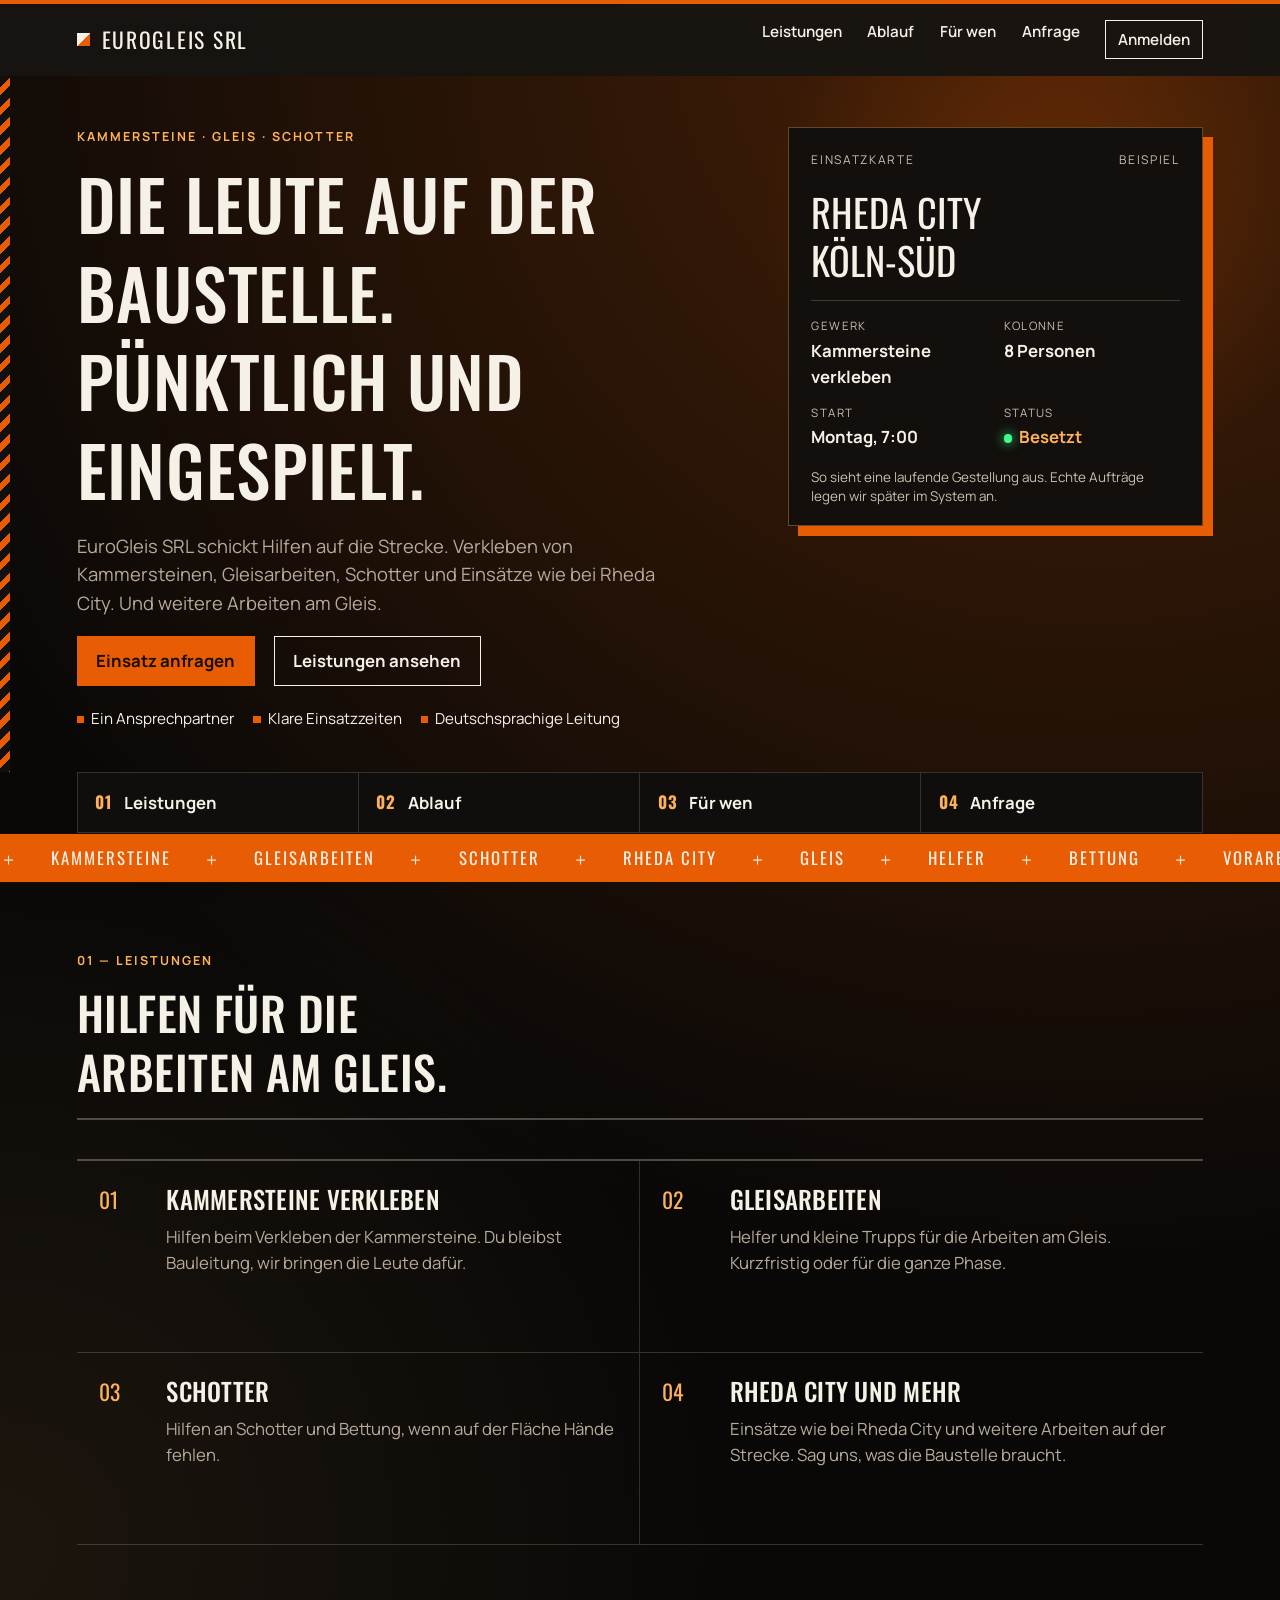
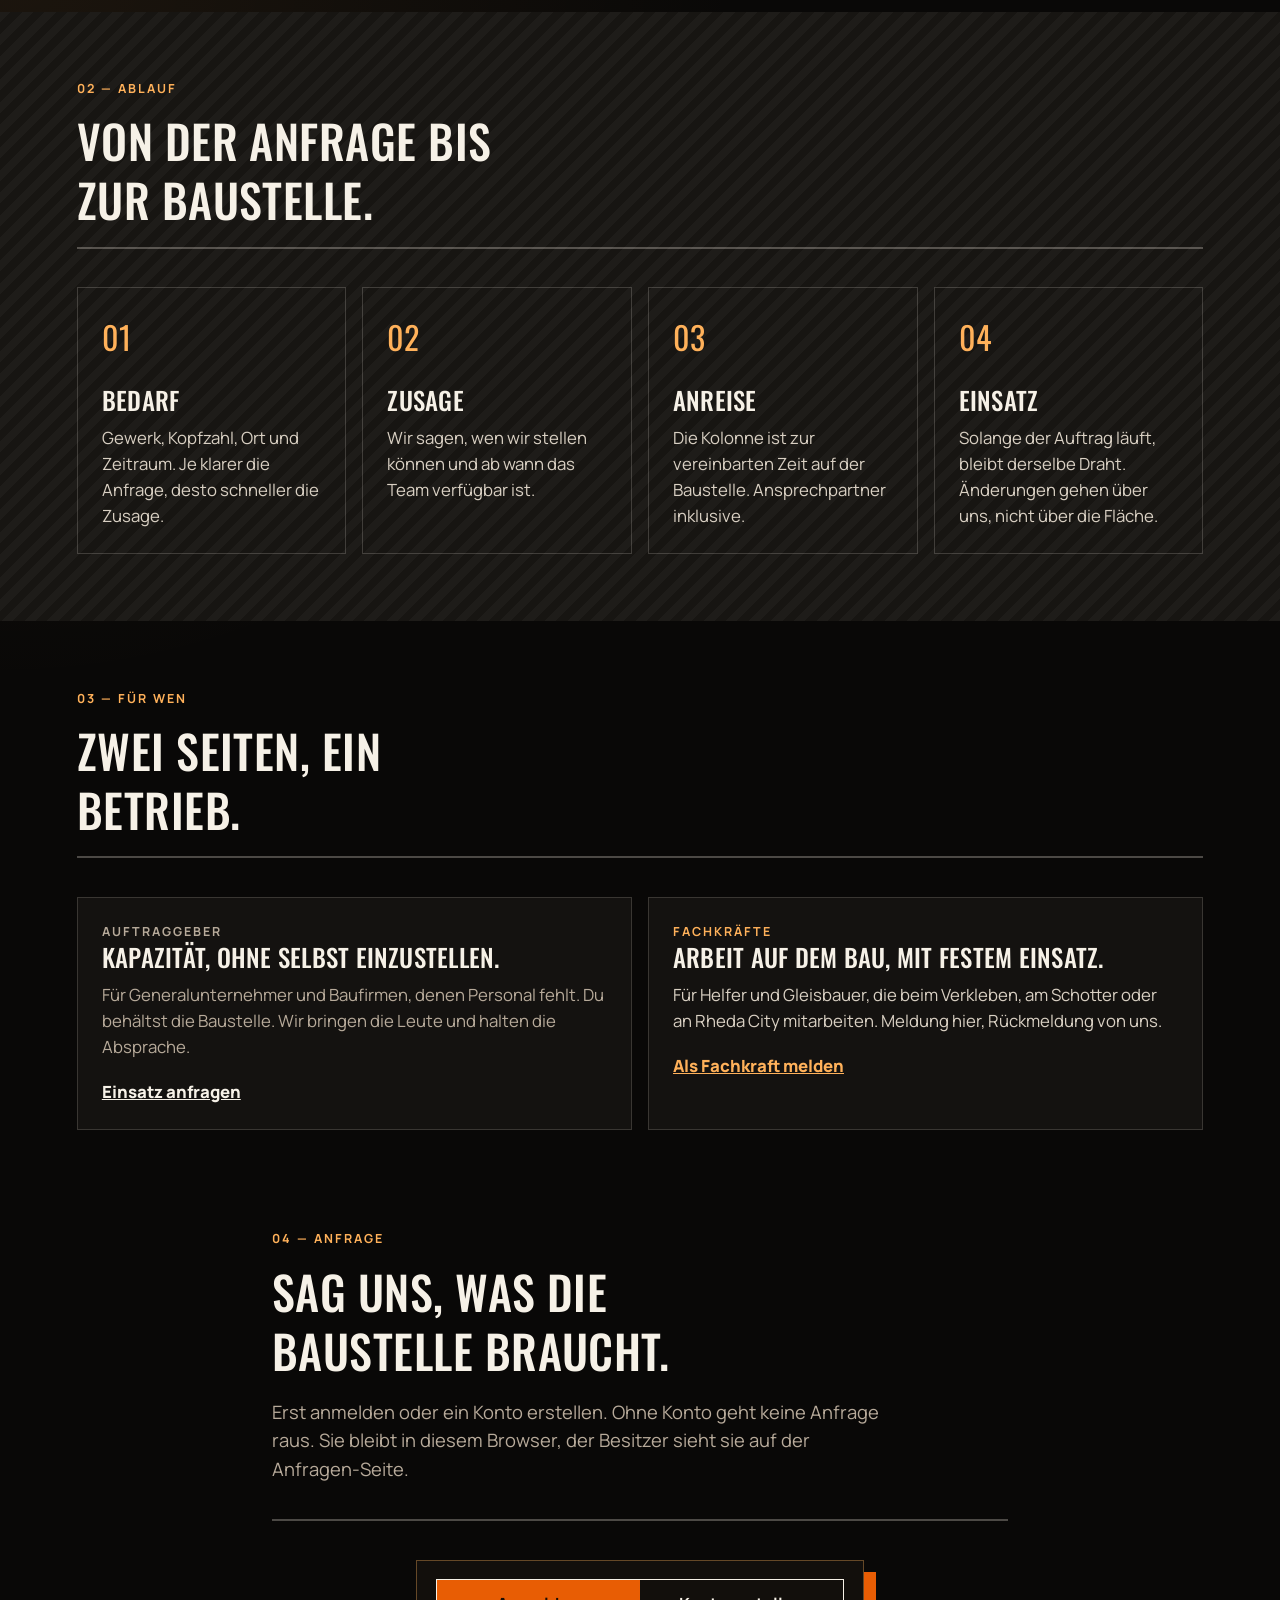
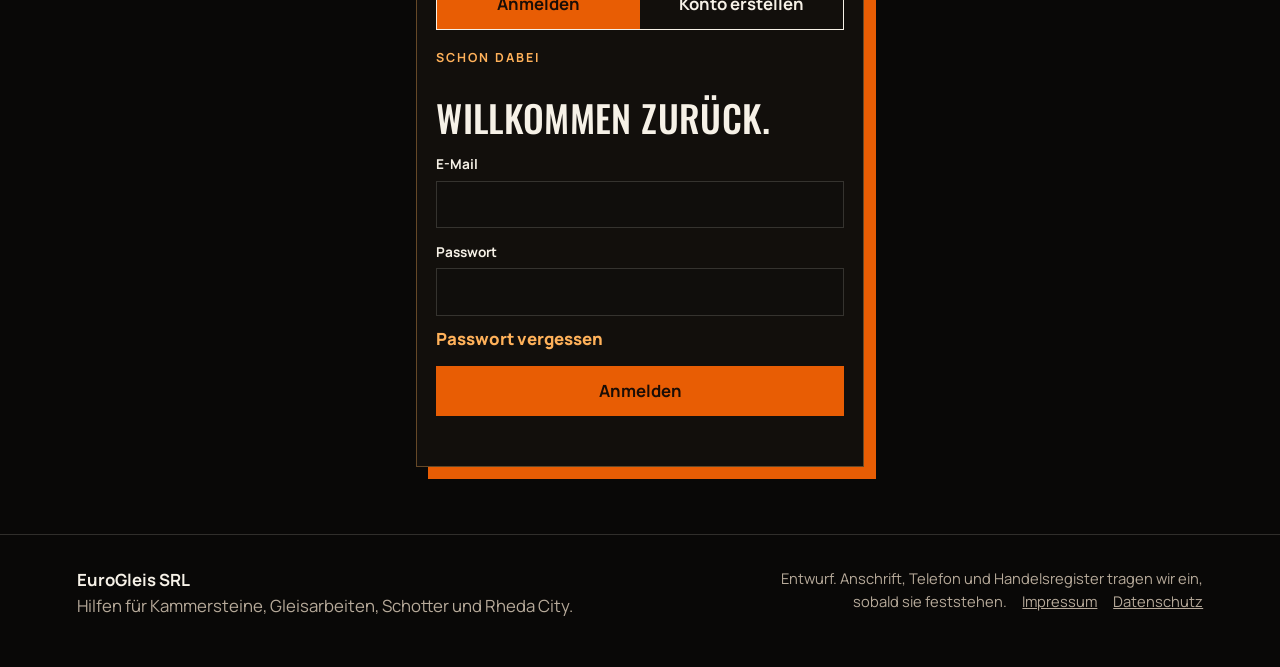
<file: index.html>
<!DOCTYPE html>
<html lang="de">
  <head>
    <meta charset="utf-8" />
    <meta name="viewport" content="width=device-width, initial-scale=1" />
    <title>EuroGleis SRL — Hilfen für Gleis und Rheda City</title>
    <meta
      name="description"
      content="EuroGleis SRL schickt Hilfen zum Verkleben von Kammersteinen, zu Gleisarbeiten, Schotter und Einsätzen wie bei Rheda City."
    />
    <link rel="icon" href="favicon.svg" type="image/svg+xml" />
    <link rel="preconnect" href="https://fonts.googleapis.com" />
    <link rel="preconnect" href="https://fonts.gstatic.com" crossorigin />
    <link
      href="https://fonts.googleapis.com/css2?family=Manrope:wght@400;500;600;700&family=Oswald:wght@500;600&display=swap"
      rel="stylesheet"
    />
    <link rel="stylesheet" href="css/styles.css" />
  </head>
  <body>
    <a class="skip" href="#inhalt">Zum Inhalt</a>

    <header class="site-header" data-header>
      <a class="wordmark" href="#oben">
        <span class="mark" aria-hidden="true"></span>
        EuroGleis SRL
      </a>
      <button class="nav-toggle" type="button" aria-expanded="false" aria-controls="nav" data-nav-toggle>
        Menü
      </button>
      <nav id="nav" class="nav" data-nav>
        <a href="#leistungen">Leistungen</a>
        <a href="#ablauf">Ablauf</a>
        <a href="#fuer-wen">Für wen</a>
        <a href="#anfrage">Anfrage</a>
        <a href="anfragen.html" data-intern hidden>Anfragen</a>
        <a href="kalkulation.html" data-intern hidden>Kalkulation</a>
        <a href="konten.html" data-dev hidden>Konten</a>
        <a class="nav-account" href="konto.html" data-account>Anmelden</a>
      </nav>
    </header>

    <main id="inhalt">
      <section class="hero" id="oben">
        <div class="hero-copy">
          <p class="kicker">Kammersteine · Gleis · Schotter</p>
          <h1>Die Leute auf der Baustelle. Pünktlich und eingespielt.</h1>
          <p class="lead">
            EuroGleis SRL schickt Hilfen auf die Strecke. Verkleben von Kammersteinen,
            Gleisarbeiten, Schotter und Einsätze wie bei Rheda City. Und weitere Arbeiten am Gleis.
          </p>
          <div class="hero-actions">
            <a class="btn btn-solid" href="#anfrage">Einsatz anfragen</a>
            <a class="btn btn-line" href="#leistungen">Leistungen ansehen</a>
          </div>
          <ul class="trust">
            <li>Ein Ansprechpartner</li>
            <li>Klare Einsatzzeiten</li>
            <li>Deutschsprachige Leitung</li>
          </ul>
        </div>

        <aside class="ticket" aria-label="Beispiel eines Einsatzes">
          <div class="ticket-top">
            <span>Einsatzkarte</span>
            <span>Beispiel</span>
          </div>
          <p class="ticket-site">Rheda City<br />Köln-Süd</p>
          <dl>
            <div>
              <dt>Gewerk</dt>
              <dd>Kammersteine verkleben</dd>
            </div>
            <div>
              <dt>Kolonne</dt>
              <dd>8 Personen</dd>
            </div>
            <div>
              <dt>Start</dt>
              <dd>Montag, 7:00</dd>
            </div>
            <div>
              <dt>Status</dt>
              <dd><em class="live">Besetzt</em></dd>
            </div>
          </dl>
          <p class="ticket-note">So sieht eine laufende Gestellung aus. Echte Aufträge legen wir später im System an.</p>
        </aside>
      </section>

      <nav class="overview" aria-label="Überblick">
        <a href="#leistungen"><span>01</span>Leistungen</a>
        <a href="#ablauf"><span>02</span>Ablauf</a>
        <a href="#fuer-wen"><span>03</span>Für wen</a>
        <a href="#anfrage"><span>04</span>Anfrage</a>
      </nav>

      <div class="marquee" aria-hidden="true">
        <div class="marquee-track">
          <span>Kammersteine</span><span>Gleisarbeiten</span><span>Schotter</span><span>Rheda City</span>
          <span>Gleis</span><span>Helfer</span><span>Bettung</span><span>Vorarbeiter</span>
          <span>Kammersteine</span><span>Gleisarbeiten</span><span>Schotter</span><span>Rheda City</span>
          <span>Gleis</span><span>Helfer</span><span>Bettung</span><span>Vorarbeiter</span>
        </div>
      </div>

      <section class="section" id="leistungen">
        <div class="section-head">
          <p class="kicker">01 — Leistungen</p>
          <h2>Hilfen für die Arbeiten am Gleis.</h2>
        </div>
        <div class="service-grid">
          <article>
            <span class="idx">01</span>
            <div>
              <h3>Kammersteine verkleben</h3>
              <p>Hilfen beim Verkleben der Kammersteine. Du bleibst Bauleitung, wir bringen die Leute dafür.</p>
            </div>
          </article>
          <article>
            <span class="idx">02</span>
            <div>
              <h3>Gleisarbeiten</h3>
              <p>Helfer und kleine Trupps für die Arbeiten am Gleis. Kurzfristig oder für die ganze Phase.</p>
            </div>
          </article>
          <article>
            <span class="idx">03</span>
            <div>
              <h3>Schotter</h3>
              <p>Hilfen an Schotter und Bettung, wenn auf der Fläche Hände fehlen.</p>
            </div>
          </article>
          <article>
            <span class="idx">04</span>
            <div>
              <h3>Rheda City und mehr</h3>
              <p>Einsätze wie bei Rheda City und weitere Arbeiten auf der Strecke. Sag uns, was die Baustelle braucht.</p>
            </div>
          </article>
        </div>
      </section>

      <section class="section section-dark" id="ablauf">
        <div class="section-head">
          <p class="kicker">02 — Ablauf</p>
          <h2>Von der Anfrage bis zur Baustelle.</h2>
        </div>
        <ol class="steps">
          <li>
            <span>01</span>
            <h3>Bedarf</h3>
            <p>Gewerk, Kopfzahl, Ort und Zeitraum. Je klarer die Anfrage, desto schneller die Zusage.</p>
          </li>
          <li>
            <span>02</span>
            <h3>Zusage</h3>
            <p>Wir sagen, wen wir stellen können und ab wann das Team verfügbar ist.</p>
          </li>
          <li>
            <span>03</span>
            <h3>Anreise</h3>
            <p>Die Kolonne ist zur vereinbarten Zeit auf der Baustelle. Ansprechpartner inklusive.</p>
          </li>
          <li>
            <span>04</span>
            <h3>Einsatz</h3>
            <p>Solange der Auftrag läuft, bleibt derselbe Draht. Änderungen gehen über uns, nicht über die Fläche.</p>
          </li>
        </ol>
      </section>

      <section class="section" id="fuer-wen">
        <div class="section-head">
          <p class="kicker">03 — Für wen</p>
          <h2>Zwei Seiten, ein Betrieb.</h2>
        </div>
        <div class="split">
          <article>
            <p class="kicker">Auftraggeber</p>
            <h3>Kapazität, ohne selbst einzustellen.</h3>
            <p>
              Für Generalunternehmer und Baufirmen, denen Personal fehlt. Du behältst die Baustelle.
              Wir bringen die Leute und halten die Absprache.
            </p>
            <a class="text-link" href="#anfrage" data-audience="auftrag">Einsatz anfragen</a>
          </article>
          <article class="split-alt">
            <p class="kicker">Fachkräfte</p>
            <h3>Arbeit auf dem Bau, mit festem Einsatz.</h3>
            <p>
              Für Helfer und Gleisbauer, die beim Verkleben, am Schotter oder an Rheda City mitarbeiten.
              Meldung hier, Rückmeldung von uns.
            </p>
            <a class="text-link" href="#anfrage" data-audience="fachkraft">Als Fachkraft melden</a>
          </article>
        </div>
      </section>

      <section class="section section-form" id="anfrage">
        <div class="section-head">
          <p class="kicker">04 — Anfrage</p>
          <h2>Sag uns, was die Baustelle braucht.</h2>
          <p class="section-lead">
            Erst anmelden oder ein Konto erstellen. Ohne Konto geht keine Anfrage raus.
            Sie bleibt in diesem Browser, der Besitzer sieht sie auf der Anfragen-Seite.
          </p>
        </div>

        <div class="anfrage-gate" data-anfrage-gate>
          <div class="auth-panel">
            <div class="switch" role="tablist" aria-label="Konto">
              <button type="button" class="is-active" role="tab" aria-selected="true" data-auth-tab="login">Anmelden</button>
              <button type="button" role="tab" aria-selected="false" data-auth-tab="register">Konto erstellen</button>
            </div>
            <form class="auth-card" data-auth-pane="login" data-anfrage-login novalidate>
              <p class="kicker">Schon dabei</p>
              <h2>Willkommen zurück.</h2>
              <label>
                E-Mail
                <input name="email" type="email" autocomplete="username" required />
              </label>
              <label>
                Passwort
                <input name="password" type="password" autocomplete="current-password" required />
              </label>
              <label data-code-feld hidden>
                Code aus der App
                <input name="code" inputmode="text" autocomplete="one-time-code" disabled />
              </label>
              <button class="auth-forget" type="button" data-auth-tab="reset">Passwort vergessen</button>
              <div class="form-row">
                <button class="btn btn-solid" type="submit">Anmelden</button>
                <p class="form-status" data-status role="status"></p>
              </div>
            </form>

            <form class="auth-card" data-auth-pane="reset" data-reset hidden novalidate>
              <p class="kicker">Neues Passwort</p>
              <h2>Passwort vergessen.</h2>
              <p class="hint">
                Nur auf diesem Computer, mit dem Code aus der Authenticator-App oder einem Notfallcode.
                Es geht keine E-Mail raus.
              </p>
              <label>
                E-Mail
                <input name="email" type="email" autocomplete="username" required />
              </label>
              <label>
                Code aus der App
                <input name="code" inputmode="text" autocomplete="one-time-code" required />
              </label>
              <label>
                Neues Passwort
                <input name="password" type="password" autocomplete="new-password" minlength="8" required />
              </label>
              <label>
                Passwort wiederholen
                <input name="password2" type="password" autocomplete="new-password" minlength="8" required />
              </label>
              <div class="form-row">
                <button class="btn btn-solid" type="submit">Passwort speichern</button>
                <button class="btn btn-line" type="button" data-auth-tab="login">Zurück</button>
              </div>
              <p class="form-status" data-status role="status"></p>
            </form>

            <form class="auth-card" data-auth-pane="register" data-anfrage-register hidden novalidate>
              <p class="kicker">Neu hier</p>
              <h2>Konto erstellen.</h2>
              <label>
                Name
                <input name="name" autocomplete="name" required />
              </label>
              <label>
                E-Mail
                <input name="email" type="email" autocomplete="email" required />
              </label>
              <fieldset class="role-set">
                <legend>Ich bin</legend>
                <label class="choice">
                  <input type="radio" name="rolle" value="auftrag" data-anfrage-rolle checked />
                  Auftraggeber
                </label>
                <label class="choice">
                  <input type="radio" name="rolle" value="fachkraft" data-anfrage-rolle />
                  Fachkraft
                </label>
              </fieldset>
              <label data-anfrage-firma>
                Firma
                <input name="firma" autocomplete="organization" />
              </label>
              <label>
                Passwort
                <input name="password" type="password" autocomplete="new-password" minlength="8" required />
              </label>
              <label>
                Passwort wiederholen
                <input name="password2" type="password" autocomplete="new-password" minlength="8" required />
              </label>
              <div class="form-row">
                <button class="btn btn-solid" type="submit">Konto erstellen</button>
                <p class="form-status" data-status role="status"></p>
              </div>
            </form>
            <div data-app hidden></div>
          </div>
        </div>

        <form class="form" data-form hidden novalidate>
          <div class="switch" role="tablist" aria-label="Art der Anfrage">
            <button type="button" class="is-active" role="tab" aria-selected="true" data-tab="auftrag">Auftraggeber</button>
            <button type="button" role="tab" aria-selected="false" data-tab="fachkraft">Fachkraft</button>
          </div>
          <input type="hidden" name="art" value="auftrag" data-art />
          <p class="anfrage-wer" data-anfrage-wer></p>

          <fieldset class="block">
            <legend>01 Kontakt</legend>
            <div class="fields">
              <label>
                Name
                <input name="name" autocomplete="name" required />
              </label>
              <label>
                Telefon
                <input name="telefon" type="tel" autocomplete="tel" required />
              </label>
              <label>
                E-Mail
                <input name="email" type="email" autocomplete="email" required />
              </label>
            </div>
          </fieldset>

          <fieldset class="block" data-only="auftrag">
            <legend>02 Firma</legend>
            <div class="fields">
              <label>
                Firma
                <input name="firma" autocomplete="organization" required />
              </label>
              <label class="span-2">
                Standort der Firma
                <input name="firmaStandort" autocomplete="address-level2" placeholder="Stadt oder Adresse des Betriebs" required />
              </label>
            </div>
          </fieldset>

          <fieldset class="block" data-only="auftrag">
            <legend>03 Baustelle</legend>
            <div class="fields">
              <label>
                Baustelle
                <input name="baustelle" placeholder="Name der Baustelle" required />
              </label>
              <label class="span-2">
                Standort der Baustelle
                <input name="baustelleStandort" placeholder="Adresse, PLZ, Ort" required />
              </label>
            </div>
          </fieldset>

          <fieldset class="block">
            <legend data-einsatz>04 Einsatz</legend>
            <div class="fields">
              <label>
                Gewerk
                <select name="gewerk" required>
                  <option value="">Bitte wählen</option>
                  <option>Kammersteine verkleben</option>
                  <option>Gleisarbeiten</option>
                  <option>Schotter</option>
                  <option>Rheda City</option>
                  <option>Weitere Arbeiten am Gleis</option>
                </select>
              </label>
              <label data-only="auftrag">
                Helfer
                <input name="personen" type="number" min="1" max="200" inputmode="numeric" placeholder="z. B. 8" required />
              </label>
              <label data-only="auftrag">
                Vorarbeiter
                <input name="vorarbeiter" type="number" min="0" max="40" inputmode="numeric" placeholder="z. B. 1" />
              </label>
              <label data-only="auftrag">
                Stunden pro Tag
                <input name="stunden" type="number" min="1" max="24" step="0.5" inputmode="decimal" placeholder="8" />
              </label>
              <label data-only="auftrag">
                Funktion
                <input name="funktion" placeholder="z. B. Verkleben, Stopfen" />
              </label>
              <label data-only="auftrag">
                Start
                <input name="start" type="date" required />
              </label>
              <label data-only="auftrag">
                Ende
                <input name="ende" type="date" />
              </label>
              <label data-only="auftrag">
                Schicht
                <select name="schicht">
                  <option value="">Bitte wählen</option>
                  <option>Früh</option>
                  <option>Tag</option>
                  <option>Spät</option>
                  <option>Nacht</option>
                  <option>Wochenende</option>
                  <option>Nach Absprache</option>
                </select>
              </label>
              <label data-only="auftrag">
                Unterkunft
                <select name="unterkunft">
                  <option value="">Bitte wählen</option>
                  <option value="nein">Nein</option>
                  <option value="ja">Ja, Übernachtung nötig</option>
                </select>
              </label>
              <label data-only="fachkraft" hidden>
                Wohnort
                <input name="wohnort" placeholder="Stadt" required disabled />
              </label>
              <label data-only="fachkraft" hidden>
                Erfahrung in Jahren
                <input name="erfahrung" type="number" min="0" max="50" inputmode="numeric" disabled />
              </label>
              <label data-only="fachkraft" hidden>
                Verfügbar ab
                <input name="verfuegbar" type="date" required disabled />
              </label>
              <label data-only="fachkraft" hidden>
                Führerschein
                <select name="fuehrerschein" disabled>
                  <option value="">Bitte wählen</option>
                  <option>Keiner</option>
                  <option>Klasse B</option>
                  <option>Klasse C / CE</option>
                </select>
              </label>
              <label data-only="fachkraft" hidden>
                Deutsch
                <select name="deutsch" disabled>
                  <option value="">Bitte wählen</option>
                  <option>Grundkenntnisse</option>
                  <option>Gut</option>
                  <option>Verhandlungssicher</option>
                </select>
              </label>
            </div>
          </fieldset>

          <fieldset class="block">
            <legend data-anmerkung>05 Anmerkung</legend>
            <label>
              Was noch wichtig ist
              <textarea name="nachricht" rows="4" placeholder="Zugang, Werkzeug, Unterkunft, besondere Absprachen."></textarea>
            </label>
          </fieldset>

          <div class="form-row">
            <button class="btn btn-solid" type="submit">Anfrage merken</button>
            <p class="form-status" data-status role="status"></p>
          </div>
        </form>
      </section>
    </main>

    <footer class="site-footer">
      <div>
        <strong>EuroGleis SRL</strong>
        <p>Hilfen für Kammersteine, Gleisarbeiten, Schotter und Rheda City.</p>
      </div>
      <p class="fine">
        Entwurf. Anschrift, Telefon und Handelsregister tragen wir ein, sobald sie feststehen.
        <a href="anfragen.html" data-intern hidden>Anfragen</a>
        <a href="kalkulation.html" data-intern hidden>Kalkulation</a>
        <a href="konten.html" data-dev hidden>Konten</a>
        <a href="impressum.html">Impressum</a>
        <a href="datenschutz.html">Datenschutz</a>
      </p>
    </footer>

    <script src="js/sicherheit.js"></script>
    <script src="js/qrcode-generator.js"></script>
    <script src="js/auth.js"></script>
    <script src="js/einrichten.js"></script>
    <script src="js/main.js"></script>
  </body>
</html>
</file>
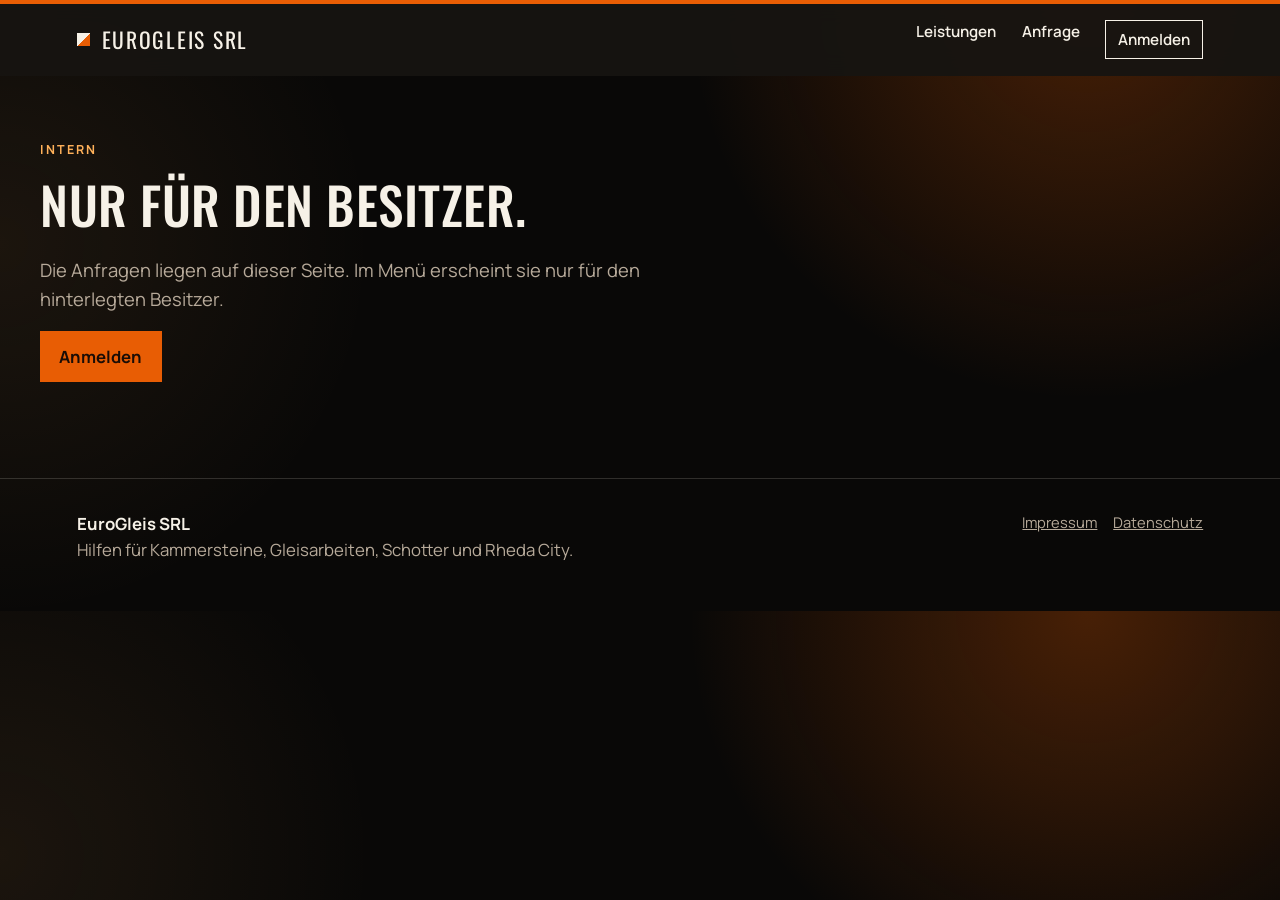
<file: anfragen.html>
<!DOCTYPE html>
<html lang="de">
  <head>
    <meta charset="utf-8" />
    <meta name="viewport" content="width=device-width, initial-scale=1" />
    <title>Anfragen — EuroGleis SRL</title>
    <meta name="description" content="Alle Anfragen aus diesem Browser, nur für den Besitzer." />
    <link rel="icon" href="favicon.svg" type="image/svg+xml" />
    <link rel="preconnect" href="https://fonts.googleapis.com" />
    <link rel="preconnect" href="https://fonts.gstatic.com" crossorigin />
    <link
      href="https://fonts.googleapis.com/css2?family=Manrope:wght@400;500;600;700&family=Oswald:wght@500;600&display=swap"
      rel="stylesheet"
    />
    <link rel="stylesheet" href="css/styles.css" />
  </head>
  <body>
    <a class="skip" href="#inhalt">Zum Inhalt</a>
    <header class="site-header" data-header>
      <a class="wordmark" href="index.html">
        <span class="mark" aria-hidden="true"></span>
        EuroGleis SRL
      </a>
      <button class="nav-toggle" type="button" aria-expanded="false" aria-controls="nav" data-nav-toggle>
        Menü
      </button>
      <nav id="nav" class="nav" data-nav>
        <a href="index.html#leistungen">Leistungen</a>
        <a href="index.html#anfrage">Anfrage</a>
        <a href="anfragen.html" data-intern hidden aria-current="page">Anfragen</a>
        <a href="kalkulation.html" data-intern hidden>Kalkulation</a>
        <a href="konten.html" data-dev hidden>Konten</a>
        <a class="nav-account" href="konto.html" data-account>Anmelden</a>
      </nav>
    </header>

    <main class="page page-calc" id="inhalt">
      <div data-lock>
        <p class="kicker">Intern</p>
        <h1>Nur für den Besitzer.</h1>
        <p class="section-lead">
          Die Anfragen liegen auf dieser Seite. Im Menü erscheint sie nur für den hinterlegten Besitzer.
        </p>
        <a class="btn btn-solid" href="konto.html">Anmelden</a>
      </div>

      <div data-office hidden>
        <p class="kicker">Intern · Besitzer</p>
        <h1>Anfragen.</h1>
        <p class="section-lead">
          Alles, was über das Formular auf der Seite gemerkt wurde. Von hier aus geht eine Anfrage
          direkt in die Kalkulation. Ein angehängtes Angebot zeigt nur die Kundenfassung, in diesem Browser.
        </p>
        <div class="anfrage-list" data-anfragen></div>
      </div>
    </main>

    <footer class="site-footer">
      <div>
        <strong>EuroGleis SRL</strong>
        <p>Hilfen für Kammersteine, Gleisarbeiten, Schotter und Rheda City.</p>
      </div>
      <p class="fine">
        <a href="anfragen.html" data-intern hidden>Anfragen</a>
        <a href="kalkulation.html" data-intern hidden>Kalkulation</a>
        <a href="konten.html" data-dev hidden>Konten</a>
        <a href="impressum.html">Impressum</a>
        <a href="datenschutz.html">Datenschutz</a>
      </p>
    </footer>

    <script src="js/auth.js"></script>
    <script src="js/main.js"></script>
    <script src="js/anfragen.js"></script>
  </body>
</html>
</file>
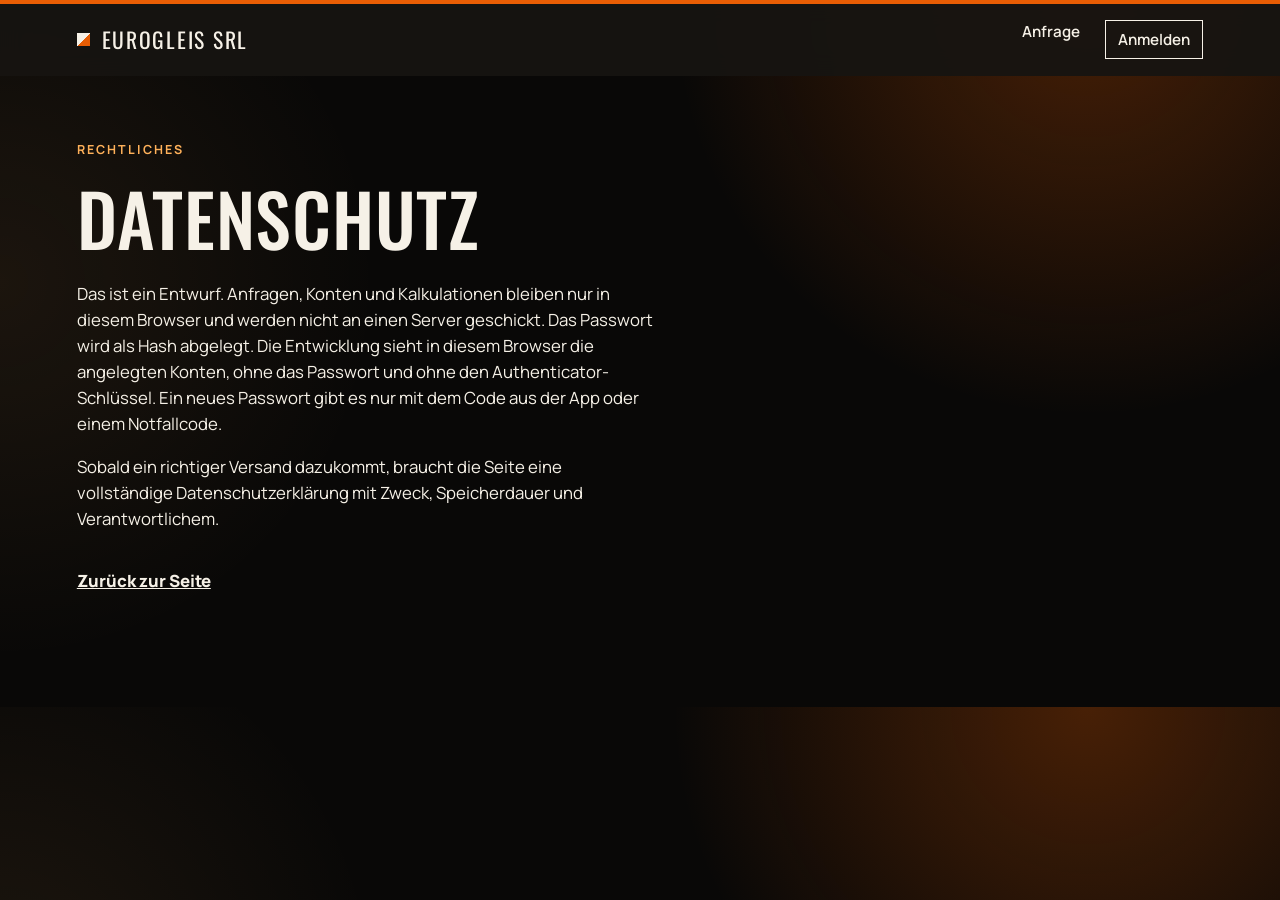
<file: datenschutz.html>
<!DOCTYPE html>
<html lang="de">
  <head>
    <meta charset="utf-8" />
    <meta name="viewport" content="width=device-width, initial-scale=1" />
    <title>Datenschutz — EuroGleis SRL</title>
    <link rel="icon" href="favicon.svg" type="image/svg+xml" />
    <link rel="preconnect" href="https://fonts.googleapis.com" />
    <link rel="preconnect" href="https://fonts.gstatic.com" crossorigin />
    <link
      href="https://fonts.googleapis.com/css2?family=Manrope:wght@400;600;700&family=Oswald:wght@500&display=swap"
      rel="stylesheet"
    />
    <link rel="stylesheet" href="css/styles.css" />
  </head>
  <body>
    <header class="site-header">
      <a class="wordmark" href="index.html">
        <span class="mark" aria-hidden="true"></span>
        EuroGleis SRL
      </a>
      <nav class="nav">
        <a href="index.html#anfrage">Anfrage</a>
        <a href="anfragen.html" data-intern hidden>Anfragen</a>
        <a href="kalkulation.html" data-intern hidden>Kalkulation</a>
        <a href="konten.html" data-dev hidden>Konten</a>
        <a class="nav-account" href="konto.html" data-account>Anmelden</a>
      </nav>
    </header>
    <main class="page">
      <p class="kicker">Rechtliches</p>
      <h1>Datenschutz</h1>
      <p>
        Das ist ein Entwurf. Anfragen, Konten und Kalkulationen bleiben nur in diesem Browser
        und werden nicht an einen Server geschickt. Das Passwort wird als Hash abgelegt.
        Die Entwicklung sieht in diesem Browser die angelegten Konten, ohne das Passwort und ohne den Authenticator-Schlüssel. Ein neues Passwort gibt es nur mit dem Code aus der App oder einem Notfallcode.
      </p>
      <p>
        Sobald ein richtiger Versand dazukommt, braucht die Seite eine vollständige
        Datenschutzerklärung mit Zweck, Speicherdauer und Verantwortlichem.
      </p>
      <p><a class="text-link" href="index.html">Zurück zur Seite</a></p>
    </main>
    <script src="js/auth.js"></script>
  </body>
</html>
</file>
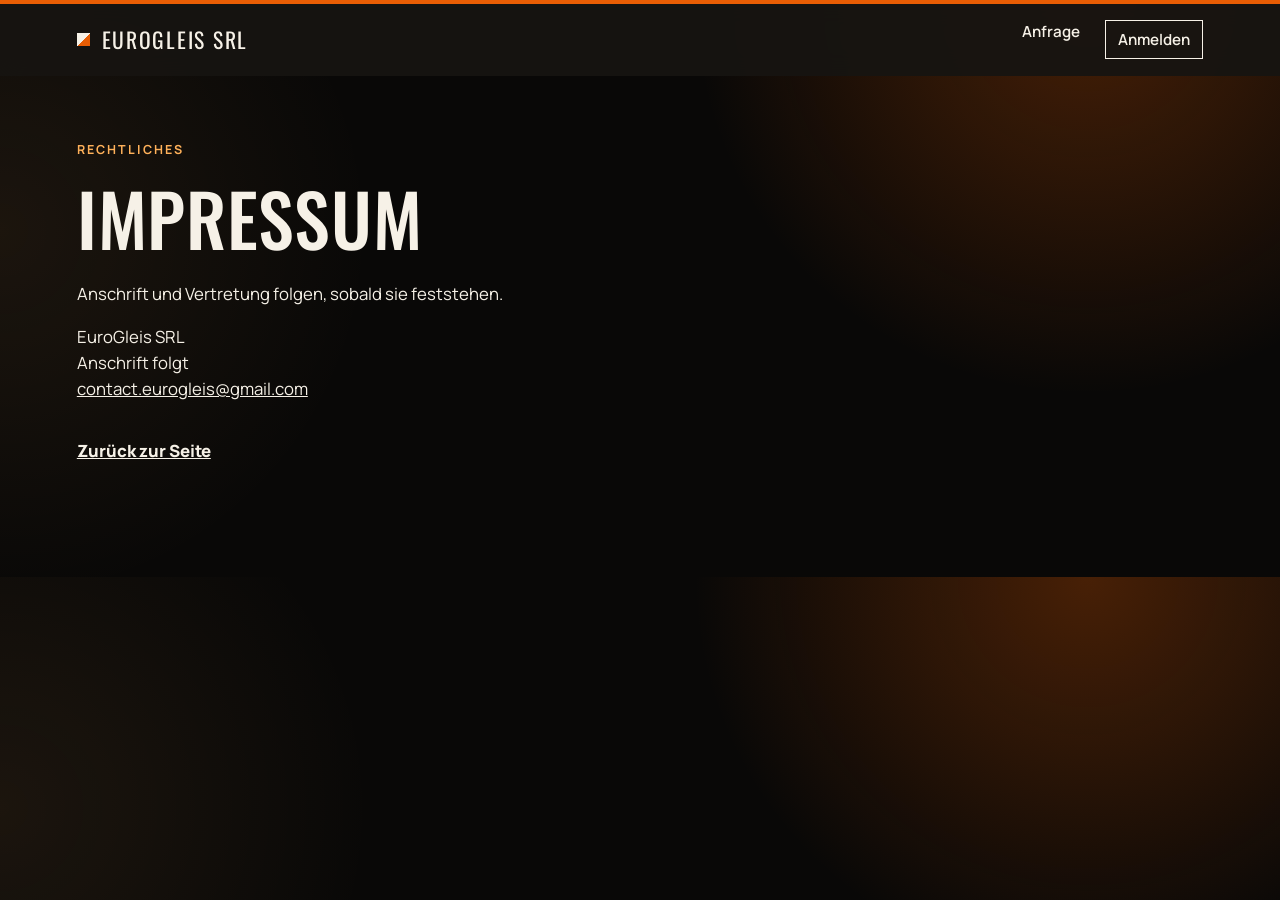
<file: impressum.html>
<!DOCTYPE html>
<html lang="de">
  <head>
    <meta charset="utf-8" />
    <meta name="viewport" content="width=device-width, initial-scale=1" />
    <title>Impressum — EuroGleis SRL</title>
    <link rel="icon" href="favicon.svg" type="image/svg+xml" />
    <link rel="preconnect" href="https://fonts.googleapis.com" />
    <link rel="preconnect" href="https://fonts.gstatic.com" crossorigin />
    <link
      href="https://fonts.googleapis.com/css2?family=Manrope:wght@400;600;700&family=Oswald:wght@500&display=swap"
      rel="stylesheet"
    />
    <link rel="stylesheet" href="css/styles.css" />
  </head>
  <body>
    <header class="site-header">
      <a class="wordmark" href="index.html">
        <span class="mark" aria-hidden="true"></span>
        EuroGleis SRL
      </a>
      <nav class="nav">
        <a href="index.html#anfrage">Anfrage</a>
        <a href="anfragen.html" data-intern hidden>Anfragen</a>
        <a href="kalkulation.html" data-intern hidden>Kalkulation</a>
        <a href="konten.html" data-dev hidden>Konten</a>
        <a class="nav-account" href="konto.html" data-account>Anmelden</a>
      </nav>
    </header>
    <main class="page">
      <p class="kicker">Rechtliches</p>
      <h1>Impressum</h1>
      <p>Anschrift und Vertretung folgen, sobald sie feststehen.</p>
      <p>EuroGleis SRL<br />Anschrift folgt<br /><a href="mailto:contact.eurogleis@gmail.com">contact.eurogleis@gmail.com</a></p>
      <p><a class="text-link" href="index.html">Zurück zur Seite</a></p>
    </main>
    <script src="js/auth.js"></script>
  </body>
</html>
</file>
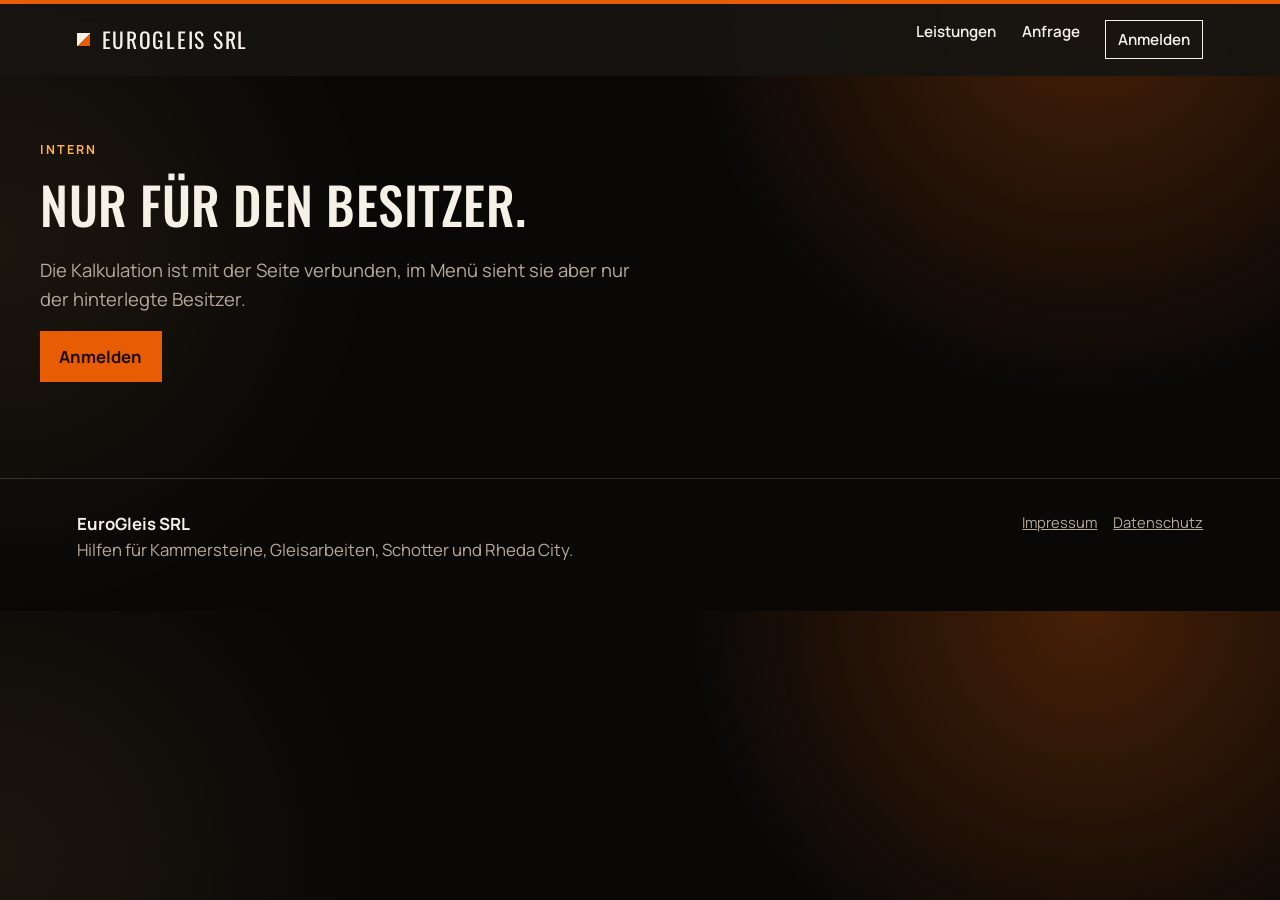
<file: kalkulation.html>
<!DOCTYPE html>
<html lang="de">
  <head>
    <meta charset="utf-8" />
    <meta name="viewport" content="width=device-width, initial-scale=1" />
    <title>Kalkulation — EuroGleis SRL</title>
    <meta
      name="description"
      content="Interne Kalkulation für den Besitzer: was ein Einsatz kostet und was dem Betrieb bleibt."
    />
    <link rel="icon" href="favicon.svg" type="image/svg+xml" />
    <link rel="preconnect" href="https://fonts.googleapis.com" />
    <link rel="preconnect" href="https://fonts.gstatic.com" crossorigin />
    <link
      href="https://fonts.googleapis.com/css2?family=Manrope:wght@400;500;600;700&family=Oswald:wght@500;600&display=swap"
      rel="stylesheet"
    />
    <link rel="stylesheet" href="css/styles.css" />
  </head>
  <body>
    <a class="skip" href="#inhalt">Zum Inhalt</a>
    <header class="site-header" data-header>
      <a class="wordmark" href="index.html">
        <span class="mark" aria-hidden="true"></span>
        EuroGleis SRL
      </a>
      <button class="nav-toggle" type="button" aria-expanded="false" aria-controls="nav" data-nav-toggle>
        Menü
      </button>
      <nav id="nav" class="nav" data-nav>
        <a href="index.html#leistungen">Leistungen</a>
        <a href="index.html#anfrage">Anfrage</a>
        <a href="anfragen.html" data-intern hidden>Anfragen</a>
        <a href="kalkulation.html" data-intern hidden aria-current="page">Kalkulation</a>
        <a href="konten.html" data-dev hidden>Konten</a>
        <a class="nav-account" href="konto.html" data-account>Anmelden</a>
      </nav>
    </header>

    <main class="page page-calc" id="inhalt">
      <div data-lock>
        <p class="kicker">Intern</p>
        <h1>Nur für den Besitzer.</h1>
        <p class="section-lead">
          Die Kalkulation ist mit der Seite verbunden, im Menü sieht sie aber nur der hinterlegte Besitzer.
        </p>
        <a class="btn btn-solid" href="konto.html">Anmelden</a>
      </div>
      <div data-office hidden>
      <p class="kicker">Intern · Besitzer</p>
      <h1>Kalkulation.</h1>
      <p class="section-lead">
        Der Stundenpreis entsteht aus Lohn, Urlaub, Krankheit, Abgaben, Fahrzeug, PSA und Betrieb.
        Der Verkaufspreis ist dieser Preis plus Aufschlag.
      </p>

      <div class="calc-layout">
        <form class="form calc-form" data-calc novalidate>
          <fieldset class="block">
            <legend>Einsatz</legend>
            <div class="fields">
              <label class="span-2">
                Baustelle
                <input name="baustelle" value="Köln-Süd" autocomplete="off" />
              </label>
              <label class="span-2">
                Gewerk
                <select name="gewerk">
                  <option>Kammersteine verkleben</option>
                  <option>Gleisarbeiten</option>
                  <option>Schotter</option>
                  <option>Rheda City</option>
                  <option>Weitere Arbeiten am Gleis</option>
                </select>
              </label>
              <label>
                Helfer
                <input name="helfer" type="number" min="0" max="200" step="1" inputmode="numeric" value="8" />
              </label>
              <label>
                Vorarbeiter
                <input name="vorarbeiter" type="number" min="0" max="40" step="1" inputmode="numeric" value="1" />
              </label>
              <label>
                Gearbeitet h
                <input name="stunden" type="number" min="0" max="24" step="0.5" inputmode="decimal" value="8" />
              </label>
              <label>
                Tage Tag
                <input name="tageTag" type="number" min="0" max="400" step="0.5" inputmode="decimal" value="5" />
              </label>
              <label>
                Tage Nacht
                <input name="tageNacht" type="number" min="0" max="400" step="0.5" inputmode="decimal" value="0" />
              </label>
              <label>
                Tage Wochenende
                <input name="tageWochenende" type="number" min="0" max="400" step="0.5" inputmode="decimal" value="0" />
              </label>
              <label>
                Nächte
                <input name="naechte" type="number" min="0" max="400" step="1" inputmode="numeric" value="0" />
              </label>
              <p class="calc-note span-2">Tag, Nacht und Wochenende können zusammen laufen. Der Zuschlag gilt nur für diese Tage. Unter 9 Stunden werden trotzdem 9 Stunden bezahlt.</p>
            </div>
          </fieldset>

          <fieldset class="block">
            <legend>Lohn und Aufschlag</legend>
            <div class="fields">
              <label>
                Helfer brutto € / h
                <input name="lohnHelfer" type="number" min="0" step="0.01" inputmode="decimal" value="18" />
              </label>
              <label>
                Vorarbeiter brutto € / h
                <input name="lohnVorarbeiter" type="number" min="0" step="0.01" inputmode="decimal" value="24" />
              </label>
              <label>
                Aufschlag %
                <input name="aufschlag" type="number" min="0" max="300" step="1" inputmode="numeric" value="20" />
              </label>
              <label>
                Kilometer, hin und zurück
                <input name="kilometer" type="number" min="0" step="1" inputmode="numeric" value="0" />
              </label>
              <label>
                Fahrten
                <input name="fahrten" type="number" min="0" step="1" inputmode="numeric" value="1" />
              </label>
              <label>
                Unterkunft € / Nacht
                <input name="unterkunft" type="number" min="0" step="0.01" inputmode="decimal" value="0" />
              </label>
            </div>
            <p class="calc-note">20 % Aufschlag heißt: Verkauf = Kosten × 1,20. Das sind nicht 20 % vom Umsatz.</p>
            <label class="choice">
              <input name="mwst" type="checkbox" />
              19 % MwSt. anzeigen
            </label>
          </fieldset>

          <fieldset class="block">
            <legend>Weitere Leute</legend>
            <p class="fest-lead">Wer einen anderen Bruttolohn hat. Stunden und Tage kommen aus dem Einsatz.</p>
            <div data-leute></div>
            <button class="btn btn-line" type="button" data-person-add>Person hinzufügen</button>
          </fieldset>

          <fieldset class="block fest-block">
            <legend>Kommt immer dazu</legend>
            <ul class="fest-liste">
              <li><strong>30 Tage Urlaub, 10 Feiertage, 10 Ausfall</strong> von 261 Werktagen. Der Stundenpreis teilt die Jahreskosten nur durch die übrigen Tage.</li>
              <li><strong>26 % Arbeitgeberkosten</strong> auf dem Bruttolohn: Krankenkasse 8, Pflege 2, Rente 9, Arbeitslose 1, Berufsgenossenschaft 4, Umlagen 2. Lohnsteuer steckt im Bruttolohn.</li>
              <li><strong>Fahrzeug 450 € im Monat</strong> plus <strong>0,20 € je Kilometer</strong>. Leasing und Abschreibung nicht doppelt.</li>
              <li><strong>PSA 400 € im Jahr</strong> je Person. <strong>Betrieb 250 € im Monat</strong> je Person.</li>
              <li><strong>Nacht 25 %, Wochenende 50 %</strong> nur auf die Personalkosten.</li>
            </ul>
          </fieldset>

          <fieldset class="block">
            <legend>Eigene Positionen</legend>
            <div class="extra-liste" data-extras></div>
            <button class="btn btn-line" type="button" data-extra-add>Position hinzufügen</button>
            <input type="hidden" name="sonstigesName" value="" />
            <input type="hidden" name="sonstiges" value="0" />
            <input type="hidden" name="sonstigesKosten" value="0" />
          </fieldset>

          <div class="form-row">
            <button class="btn btn-solid" type="submit">Kalkulation merken</button>
            <button class="btn btn-line" type="button" data-print>Drucken</button>
            <button class="btn btn-line" type="button" data-print-kunde>Angebot drucken</button>
            <button class="btn btn-line" type="button" data-an-anfrage>An die Anfrage</button>
            <p class="form-status" data-status role="status"></p>
          </div>
          <p class="calc-note">Das Angebot wird an die Anfrage in diesem Browser gehängt. Es geht keine E-Mail raus.</p>
          <div class="anfrage-wahl" data-anfrage-wahl hidden>
            <p class="calc-note">Auftraggeber-Anfrage wählen</p>
            <div class="anfrage-wahl-liste" data-anfrage-liste></div>
          </div>
        </form>

        <aside class="calc-side" aria-live="polite">
          <article class="sheet sheet-intern">
            <div class="ticket-top">
              <span>Kalkulationsblatt</span>
              <span data-blatt-ort>Köln-Süd</span>
            </div>
            <p class="sheet-meta" data-blatt-fuer hidden></p>
            <p class="sheet-meta" data-blatt-hinweis hidden></p>
            <p class="sheet-meta" data-satz-info></p>
            <div class="sheet-kpis">
              <div>
                <span>Angebot netto</span>
                <strong data-netto>0,00&nbsp;€</strong>
              </div>
              <div data-mwst-row hidden>
                <span>MwSt. 19 %</span>
                <strong data-mwst>0,00&nbsp;€</strong>
              </div>
              <div data-brutto-row hidden>
                <span>Brutto</span>
                <strong data-brutto>0,00&nbsp;€</strong>
              </div>
              <div class="kpi-intern">
                <span>Kosten</span>
                <strong data-kosten>0,00&nbsp;€</strong>
              </div>
              <div class="kpi-intern">
                <span>Bleibt</span>
                <strong data-uebrig>0,00&nbsp;€</strong>
                <em data-marge>0 %</em>
              </div>
            </div>
            <div class="sheet-scroll">
              <table>
                <thead>
                  <tr>
                    <th>Pos</th>
                    <th>Bezeichnung</th>
                    <th class="num">Menge</th>
                    <th class="num">Verkauf</th>
                    <th class="num kosten-spalte">Kosten</th>
                  </tr>
                </thead>
                <tbody data-positionen></tbody>
              </table>
            </div>
          </article>
          <article class="sheet sheet-kunde" data-kundenblatt>
            <div class="ticket-top">
              <span>Angebot</span>
              <span data-kunde-ort>Köln-Süd</span>
            </div>
            <p class="sheet-meta" data-kunde-fuer hidden></p>
            <p class="sheet-meta" data-kunde-gewerk></p>
            <div class="sheet-kpis sheet-kpis-kunde">
              <div>
                <span>Angebot netto</span>
                <strong data-kunde-netto>0,00&nbsp;€</strong>
              </div>
              <div data-kunde-mwst-row hidden>
                <span>MwSt. 19 %</span>
                <strong data-kunde-mwst>0,00&nbsp;€</strong>
              </div>
              <div data-kunde-brutto-row hidden>
                <span>Brutto</span>
                <strong data-kunde-brutto>0,00&nbsp;€</strong>
              </div>
            </div>
            <div class="sheet-scroll">
              <table>
                <thead>
                  <tr>
                    <th>Pos</th>
                    <th>Bezeichnung</th>
                    <th class="num">Menge</th>
                    <th class="num">Betrag</th>
                  </tr>
                </thead>
                <tbody data-kunde-positionen></tbody>
              </table>
            </div>
          </article>
        </aside>
      </div>

      <section class="calc-saved">
        <h2>Gemerkte Einsätze</h2>
        <ul class="own-list" data-saved></ul>
      </section>
      </div>
    </main>

    <footer class="site-footer">
      <div>
        <strong>EuroGleis SRL</strong>
        <p>Hilfen für Kammersteine, Gleisarbeiten, Schotter und Rheda City.</p>
      </div>
      <p class="fine">
        <a href="anfragen.html" data-intern hidden>Anfragen</a>
        <a href="kalkulation.html" data-intern hidden>Kalkulation</a>
        <a href="konten.html" data-dev hidden>Konten</a>
        <a href="impressum.html">Impressum</a>
        <a href="datenschutz.html">Datenschutz</a>
      </p>
    </footer>

    <script src="js/auth.js"></script>
    <script src="js/main.js"></script>
    <script src="js/kalkulation.js"></script>
  </body>
</html>
</file>
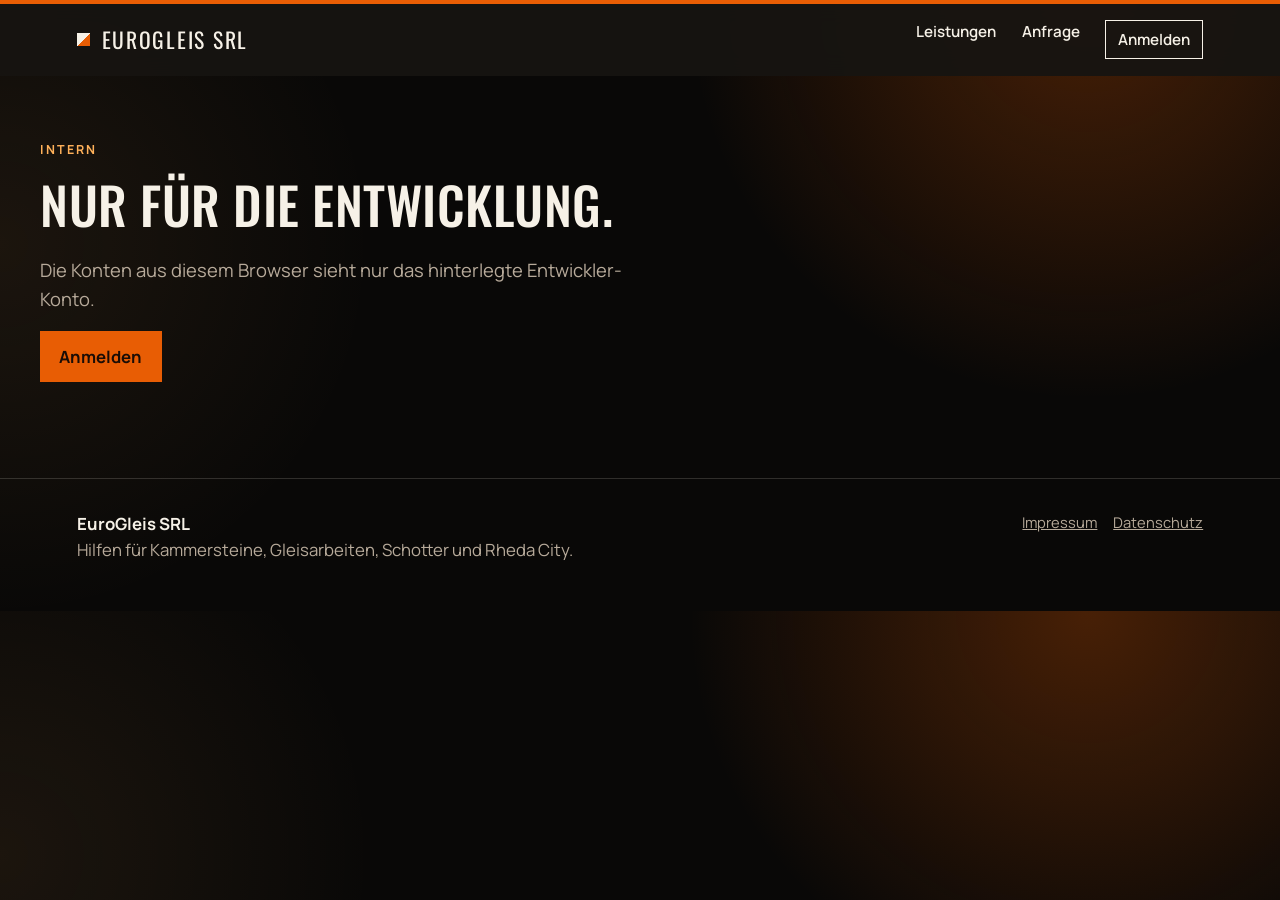
<file: konten.html>
<!DOCTYPE html>
<html lang="de">
  <head>
    <meta charset="utf-8" />
    <meta name="viewport" content="width=device-width, initial-scale=1" />
    <title>Konten — EuroGleis SRL</title>
    <meta name="description" content="Konten aus diesem Browser, nur für die Entwicklung." />
    <link rel="icon" href="favicon.svg" type="image/svg+xml" />
    <link rel="preconnect" href="https://fonts.googleapis.com" />
    <link rel="preconnect" href="https://fonts.gstatic.com" crossorigin />
    <link
      href="https://fonts.googleapis.com/css2?family=Manrope:wght@400;500;600;700&family=Oswald:wght@500;600&display=swap"
      rel="stylesheet"
    />
    <link rel="stylesheet" href="css/styles.css" />
  </head>
  <body>
    <a class="skip" href="#inhalt">Zum Inhalt</a>
    <header class="site-header" data-header>
      <a class="wordmark" href="index.html">
        <span class="mark" aria-hidden="true"></span>
        EuroGleis SRL
      </a>
      <button class="nav-toggle" type="button" aria-expanded="false" aria-controls="nav" data-nav-toggle>
        Menü
      </button>
      <nav id="nav" class="nav" data-nav>
        <a href="index.html#leistungen">Leistungen</a>
        <a href="index.html#anfrage">Anfrage</a>
        <a href="anfragen.html" data-intern hidden>Anfragen</a>
        <a href="kalkulation.html" data-intern hidden>Kalkulation</a>
        <a href="konten.html" data-dev hidden aria-current="page">Konten</a>
        <a class="nav-account" href="konto.html" data-account>Anmelden</a>
      </nav>
    </header>

    <main class="page page-calc" id="inhalt">
      <div data-lock>
        <p class="kicker">Intern</p>
        <h1>Nur für die Entwicklung.</h1>
        <p class="section-lead">
          Die Konten aus diesem Browser sieht nur das hinterlegte Entwickler-Konto.
        </p>
        <a class="btn btn-solid" href="konto.html">Anmelden</a>
      </div>

      <div data-office hidden>
        <p class="kicker">Intern · Entwicklung</p>
        <h1>Konten.</h1>
        <p class="section-lead">
          Wer sich in diesem Browser ein Konto angelegt hat, plus die Anfragen dazu.
          Bei jeder E-Mail setzt Hilfe das Passwort neu. Andere Computer siehst du nicht,
          und es geht keine E-Mail raus.
        </p>
        <p data-ueberblick></p>
        <div class="anfrage-list" data-konten></div>
      </div>
    </main>

    <footer class="site-footer">
      <div>
        <strong>EuroGleis SRL</strong>
        <p>Hilfen für Kammersteine, Gleisarbeiten, Schotter und Rheda City.</p>
      </div>
      <p class="fine">
        <a href="anfragen.html" data-intern hidden>Anfragen</a>
        <a href="kalkulation.html" data-intern hidden>Kalkulation</a>
        <a href="konten.html" data-dev hidden>Konten</a>
        <a href="impressum.html">Impressum</a>
        <a href="datenschutz.html">Datenschutz</a>
      </p>
    </footer>

    <script src="js/sicherheit.js"></script>
    <script src="js/auth.js"></script>
    <script src="js/main.js"></script>
    <script src="js/konten.js"></script>
  </body>
</html>
</file>
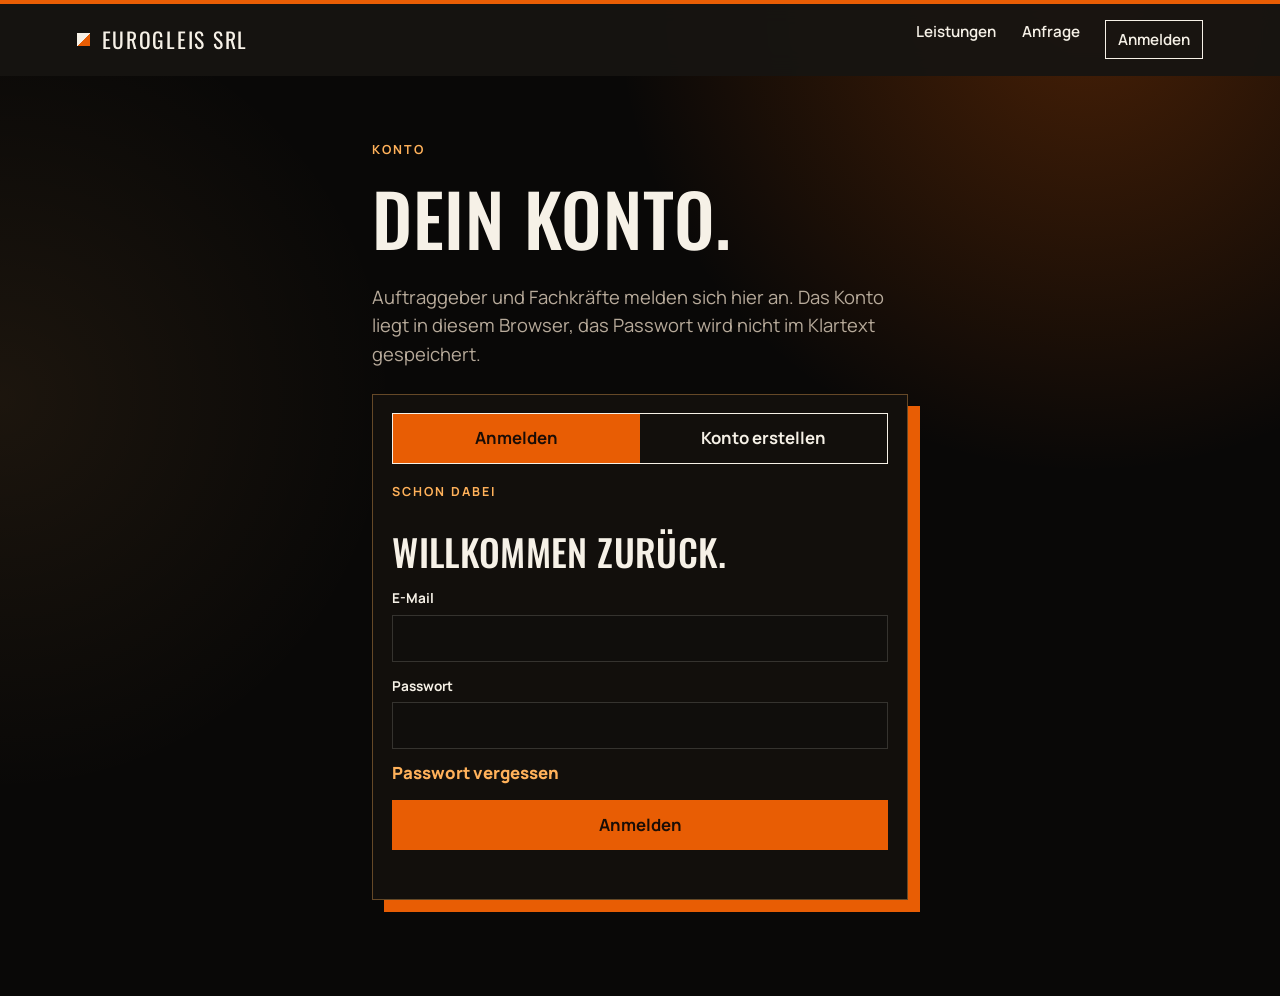
<file: konto.html>
<!DOCTYPE html>
<html lang="de">
  <head>
    <meta charset="utf-8" />
    <meta name="viewport" content="width=device-width, initial-scale=1" />
    <title>Anmelden — EuroGleis SRL</title>
    <link rel="icon" href="favicon.svg" type="image/svg+xml" />
    <link rel="preconnect" href="https://fonts.googleapis.com" />
    <link rel="preconnect" href="https://fonts.gstatic.com" crossorigin />
    <link
      href="https://fonts.googleapis.com/css2?family=Manrope:wght@400;500;600;700&family=Oswald:wght@500;600&display=swap"
      rel="stylesheet"
    />
    <link rel="stylesheet" href="css/styles.css" />
  </head>
  <body>
    <a class="skip" href="#inhalt">Zum Inhalt</a>
    <header class="site-header" data-header>
      <a class="wordmark" href="index.html">
        <span class="mark" aria-hidden="true"></span>
        EuroGleis SRL
      </a>
      <button class="nav-toggle" type="button" aria-expanded="false" aria-controls="nav" data-nav-toggle>
        Menü
      </button>
      <nav id="nav" class="nav" data-nav>
        <a href="index.html#leistungen">Leistungen</a>
        <a href="index.html#anfrage">Anfrage</a>
        <a href="anfragen.html" data-intern hidden>Anfragen</a>
        <a href="kalkulation.html" data-intern hidden>Kalkulation</a>
        <a href="konten.html" data-dev hidden>Konten</a>
        <a class="nav-account" href="konto.html" data-account>Anmelden</a>
      </nav>
    </header>

    <main class="page konto" id="inhalt">
      <div data-gate="out">
        <p class="kicker">Konto</p>
        <h1>Dein Konto.</h1>
        <p class="section-lead">
          Auftraggeber und Fachkräfte melden sich hier an. Das Konto liegt in diesem Browser,
          das Passwort wird nicht im Klartext gespeichert.
        </p>
        <div class="auth-panel">
          <div class="switch" role="tablist" aria-label="Konto">
            <button type="button" class="is-active" role="tab" aria-selected="true" data-auth-tab="login">Anmelden</button>
            <button type="button" role="tab" aria-selected="false" data-auth-tab="register">Konto erstellen</button>
          </div>
          <form class="auth-card" data-auth-pane="login" data-login novalidate>
            <p class="kicker">Schon dabei</p>
            <h2>Willkommen zurück.</h2>
            <label>
              E-Mail
              <input name="email" type="email" autocomplete="username" required />
            </label>
              <label>
              Passwort
              <input name="password" type="password" autocomplete="current-password" required />
            </label>
            <label data-code-feld hidden>
              Code aus der App
              <input name="code" inputmode="text" autocomplete="one-time-code" disabled />
            </label>
            <button class="auth-forget" type="button" data-auth-tab="reset">Passwort vergessen</button>
            <div class="form-row">
              <button class="btn btn-solid" type="submit">Anmelden</button>
              <p class="form-status" data-status role="status"></p>
            </div>
          </form>

          <form class="auth-card" data-auth-pane="reset" data-reset hidden novalidate>
            <p class="kicker">Neues Passwort</p>
            <h2>Passwort vergessen.</h2>
            <p class="hint">
              Nur auf diesem Computer, mit dem Code aus der Authenticator-App oder einem Notfallcode.
              Es geht keine E-Mail raus.
            </p>
            <label>
              E-Mail
              <input name="email" type="email" autocomplete="username" required />
            </label>
            <label>
              Code aus der App
              <input name="code" inputmode="text" autocomplete="one-time-code" required />
            </label>
            <label>
              Neues Passwort
              <input name="password" type="password" autocomplete="new-password" minlength="8" required />
            </label>
            <label>
              Passwort wiederholen
              <input name="password2" type="password" autocomplete="new-password" minlength="8" required />
            </label>
            <div class="form-row">
              <button class="btn btn-solid" type="submit">Passwort speichern</button>
              <button class="btn btn-line" type="button" data-auth-tab="login">Zurück</button>
            </div>
            <p class="form-status" data-status role="status"></p>
          </form>

          <form class="auth-card" data-auth-pane="register" data-register hidden novalidate>
            <p class="kicker">Neu hier</p>
            <h2>Konto erstellen.</h2>
            <label>
              Name
              <input name="name" autocomplete="name" required />
            </label>
            <label>
              E-Mail
              <input name="email" type="email" autocomplete="email" required />
            </label>
            <fieldset class="role-set">
              <legend>Ich bin</legend>
              <label class="choice">
                <input type="radio" name="rolle" value="auftrag" data-rolle checked />
                Auftraggeber
              </label>
              <label class="choice">
                <input type="radio" name="rolle" value="fachkraft" data-rolle />
                Fachkraft
              </label>
            </fieldset>
            <label data-firma>
              Firma
              <input name="firma" autocomplete="organization" />
            </label>
            <label>
              Passwort
              <input name="password" type="password" autocomplete="new-password" minlength="8" required />
            </label>
            <label>
              Passwort wiederholen
              <input name="password2" type="password" autocomplete="new-password" minlength="8" required />
            </label>
            <div class="form-row">
              <button class="btn btn-solid" type="submit">Konto erstellen</button>
              <p class="form-status" data-status role="status"></p>
            </div>
          </form>
          <div data-app hidden></div>
        </div>
      </div>

      <div data-gate="in" hidden>
        <p class="kicker">Angemeldet</p>
        <h1 data-hello></h1>
        <p data-role></p>
        <h2 data-anfragen-titel>Deine Anfragen</h2>
        <ul class="own-list" data-own></ul>
        <div class="hero-actions">
          <a class="btn btn-solid" href="anfragen.html" data-intern hidden>Alle Anfragen</a>
          <a class="btn btn-line" href="kalkulation.html" data-intern hidden>Kalkulation</a>
          <a class="btn btn-line" href="konten.html" data-dev hidden>Konten</a>
          <a class="btn btn-line" href="index.html#anfrage">Neue Anfrage</a>
          <button class="btn btn-line" type="button" data-logout>Abmelden</button>
        </div>
      </div>
    </main>

    <script src="js/sicherheit.js"></script>
    <script src="js/qrcode-generator.js"></script>
    <script src="js/auth.js"></script>
    <script src="js/einrichten.js"></script>
    <script src="js/main.js"></script>
    <script src="js/konto.js"></script>
  </body>
</html>
</file>
<file: css/styles.css>
:root {
  --sand: #ebe4d6;
  --sand-2: #f6f1e7;
  --ink: #171512;
  --bg: #090807;
  --muted: #b7aa9a;
  --line: rgba(246, 241, 231, 0.16);
  --rust: #e85d04;
  --rust-deep: #ffb15a;
  --paper: #100e0c;
  --header: 76px;
  color-scheme: dark;
}

*,
*::before,
*::after {
  box-sizing: border-box;
}

html {
  scroll-behavior: smooth;
}

body {
  margin: 0;
  background:
    radial-gradient(circle at 85% 0%, rgba(232, 93, 4, 0.28), transparent 32%),
    radial-gradient(circle at 0% 40%, rgba(255, 177, 90, 0.08), transparent 28%),
    var(--bg);
  color: var(--sand-2);
  font-family: Manrope, "Segoe UI", sans-serif;
  font-size: 1.05rem;
  line-height: 1.55;
}

img {
  max-width: 100%;
}

a {
  color: inherit;
}

.skip {
  position: absolute;
  left: 1rem;
  top: -4rem;
  background: var(--ink);
  color: var(--sand);
  padding: 0.6rem 0.8rem;
  z-index: 20;
}

.skip:focus {
  top: 1rem;
}

.site-header {
  position: sticky;
  top: 0;
  z-index: 10;
  display: flex;
  align-items: center;
  justify-content: space-between;
  gap: 1.5rem;
  min-height: var(--header);
  padding: 0 6vw;
  background: rgba(23, 21, 18, 0.94);
  color: var(--sand-2);
  border-top: 4px solid var(--rust);
  border-bottom: 1px solid transparent;
  backdrop-filter: blur(12px);
}

.site-header.is-stuck {
  border-bottom-color: var(--line);
}

.wordmark {
  display: flex;
  align-items: center;
  gap: 0.7rem;
  font-family: Oswald, Impact, sans-serif;
  font-size: 1.35rem;
  letter-spacing: 0.08em;
  text-decoration: none;
  text-transform: uppercase;
}

.mark {
  width: 0.85rem;
  height: 0.85rem;
  background:
    linear-gradient(135deg, var(--sand-2) 50%, var(--rust) 50%);
}

.nav {
  display: flex;
  gap: 1.6rem;
}

.nav a {
  text-decoration: none;
  font-weight: 600;
  font-size: 0.95rem;
}

.nav a:hover,
.text-link:hover {
  color: #ffb15a;
}

.text-link:hover {
  color: var(--rust-deep);
}

.nav-account {
  border: 1px solid currentColor;
  padding: 0.4rem 0.75rem;
}

.nav-toggle {
  display: none;
  border: 1px solid currentColor;
  background: transparent;
  color: inherit;
  font: inherit;
  font-weight: 700;
  padding: 0.45rem 0.75rem;
  cursor: pointer;
}

.hero {
  position: relative;
  display: grid;
  grid-template-columns: minmax(0, 1.15fr) minmax(18rem, 0.72fr);
  gap: 3rem;
  align-items: start;
  padding: 3.2rem 6vw 2.6rem;
  background:
    radial-gradient(circle at 82% 20%, rgba(232, 93, 4, 0.22), transparent 24%),
    repeating-linear-gradient(135deg, #11100e 0 8px, var(--rust) 8px 14px) left / 10px 100% no-repeat;
}

.overview {
  display: grid;
  grid-template-columns: repeat(4, 1fr);
  margin: 0 6vw;
  border: 1px solid var(--line);
  background: #100e0c;
}

.overview a {
  display: flex;
  align-items: baseline;
  gap: 0.7rem;
  padding: 1rem 1.1rem;
  border-right: 1px solid var(--line);
  font-weight: 700;
  text-decoration: none;
}

.overview a:last-child {
  border-right: 0;
}

.overview a:hover {
  background: rgba(232, 93, 4, 0.16);
  color: var(--sand-2);
}

.overview span {
  font-family: Oswald, Impact, sans-serif;
  color: var(--rust-deep);
  letter-spacing: 0.06em;
}

.kicker {
  margin: 0 0 0.8rem;
  font-size: 0.78rem;
  font-weight: 700;
  letter-spacing: 0.16em;
  text-transform: uppercase;
  color: var(--rust-deep);
}

h1,
h2,
h3,
.ticket-site,
.kicker,
.wordmark,
.overview a,
.nav a {
  overflow: visible;
}

h1,
h2,
h3 {
  font-family: Oswald, Impact, sans-serif;
  font-weight: 500;
  letter-spacing: 0.01em;
  line-height: 1.28;
  text-transform: uppercase;
}

h1 {
  margin: 0;
  max-width: 16ch;
  font-size: clamp(3.1rem, 5.4vw, 5rem);
  line-height: 1.28;
}

h2 {
  margin: 0;
  font-size: clamp(2rem, 3.6vw, 3.2rem);
  max-width: 18ch;
  line-height: 1.28;
}

h3 {
  margin: 0 0 0.55rem;
  font-size: 1.55rem;
  line-height: 1.3;
}

.lead,
.section-lead {
  max-width: 38rem;
  color: var(--muted);
  font-size: 1.15rem;
}

.hero-actions,
.form-row,
.trust {
  display: flex;
  flex-wrap: wrap;
  gap: 0.8rem 1.2rem;
  align-items: center;
}

.trust {
  margin: 1.3rem 0 0;
  padding: 0;
  list-style: none;
  color: var(--sand-2);
  font-size: 0.95rem;
}

.trust li::before {
  content: "";
  display: inline-block;
  width: 0.45rem;
  height: 0.45rem;
  margin-right: 0.45rem;
  background: var(--rust);
  transform: translateY(-1px);
}

.btn {
  display: inline-flex;
  align-items: center;
  justify-content: center;
  min-height: 3rem;
  padding: 0.7rem 1.15rem;
  border: 1px solid var(--sand-2);
  color: var(--sand-2);
  font: inherit;
  font-weight: 700;
  text-decoration: none;
  cursor: pointer;
}

.btn-solid {
  background: var(--rust);
  border-color: var(--rust);
  color: #1a0d06;
}

.btn-solid:hover {
  background: var(--rust-deep);
  border-color: var(--rust-deep);
  color: #1a0d06;
}

.btn-line {
  background: transparent;
}

.btn-line:hover {
  background: var(--sand-2);
  color: var(--bg);
}

.ticket {
  background: #120f0c;
  color: var(--sand-2);
  padding: 1.4rem 1.4rem 1.2rem;
  border: 1px solid rgba(255, 177, 90, 0.35);
  box-shadow: 10px 10px 0 var(--rust);
}

.ticket-top,
.ticket dl,
.ticket-note {
  display: flex;
  justify-content: space-between;
  gap: 1rem;
}

.ticket-top {
  font-size: 0.75rem;
  letter-spacing: 0.14em;
  text-transform: uppercase;
  color: #c9bfb0;
}

.ticket-site {
  margin: 1.2rem 0 1rem;
  font-family: Oswald, Impact, sans-serif;
  font-size: clamp(2.2rem, 3vw, 3.1rem);
  line-height: 1.25;
  text-transform: uppercase;
  overflow-wrap: anywhere;
}

.ticket dl {
  display: grid;
  grid-template-columns: 1fr 1fr;
  gap: 0.9rem 1rem;
  margin: 0;
  padding-top: 1rem;
  border-top: 1px solid rgba(246, 241, 231, 0.2);
}

.ticket dt {
  font-size: 0.72rem;
  letter-spacing: 0.12em;
  text-transform: uppercase;
  color: #c9bfb0;
}

.ticket dd {
  margin: 0.15rem 0 0;
  font-weight: 700;
}

.ticket em {
  font-style: normal;
  color: #ffb15a;
}

.live::before {
  content: "";
  display: inline-block;
  width: 0.55rem;
  height: 0.55rem;
  margin-right: 0.4rem;
  border-radius: 50%;
  background: #3dff8a;
  box-shadow: 0 0 12px #3dff8a;
  animation: pulse 1.5s ease-in-out infinite;
}

@keyframes pulse {
  50% {
    opacity: 0.25;
  }
}

.ticket-note {
  display: block;
  margin: 1.1rem 0 0;
  color: #c9bfb0;
  font-size: 0.84rem;
  line-height: 1.4;
}

.marquee {
  overflow: hidden;
  border-block: 1px solid #1a0d06;
  background: var(--rust);
  color: var(--sand-2);
}

.marquee-track {
  display: flex;
  gap: 2rem;
  width: max-content;
  padding: 0.7rem 0;
  font-family: Oswald, Impact, sans-serif;
  letter-spacing: 0.12em;
  text-transform: uppercase;
  animation: drift 24s linear infinite;
}

.marquee span::before {
  content: "＋";
  margin-right: 2rem;
}

@keyframes drift {
  to {
    transform: translateX(-50%);
  }
}

.section {
  padding: 4.2rem 6vw;
}

.section-head {
  margin-bottom: 2.4rem;
  padding-bottom: 1.1rem;
  border-bottom: 2px solid rgba(246, 241, 231, 0.28);
}

.section-dark .section-head {
  border-bottom-color: rgba(246, 241, 231, 0.28);
}

.page.konto {
  max-width: 36rem;
  margin-inline: auto;
  padding-inline: 1.25rem;
}

.page.konto .auth-panel,
.page.konto .besitzer-box {
  width: 100%;
}

.konto h1 {
  max-width: 14ch;
}

.auth-panel {
  width: min(100%, 28rem);
  margin: 1.6rem auto 0;
  padding: 1.15rem 1.2rem 1.25rem;
  background: #120f0c;
  border: 1px solid rgba(255, 177, 90, 0.35);
  box-shadow: 12px 12px 0 var(--rust);
}

.auth-panel .switch {
  display: flex;
  width: 100%;
  margin-bottom: 1.15rem;
}

.auth-panel .switch button {
  flex: 1;
}

.auth-card {
  display: grid;
  gap: 0.85rem;
  align-content: start;
}

.auth-card h2 {
  max-width: none;
  font-size: clamp(1.8rem, 4vw, 2.3rem);
}

.auth-card .hint {
  margin: 0;
  color: var(--muted);
  font-size: 0.92rem;
}

.qr {
  width: auto;
  height: auto;
  max-width: 100%;
  justify-self: center;
  background: #fff;
  image-rendering: pixelated;
}

.app-key,
.code-liste {
  margin: 0;
  font-family: ui-monospace, Consolas, monospace;
  letter-spacing: 0.04em;
  overflow-wrap: anywhere;
}

.code-liste {
  display: grid;
  grid-template-columns: 1fr 1fr;
  gap: 0.35rem 0.8rem;
  padding: 0;
  list-style: none;
}

.auth-forget {
  justify-self: start;
  margin: -0.2rem 0 0;
  padding: 0;
  border: 0;
  background: none;
  color: var(--rust-deep);
  font: inherit;
  font-weight: 800;
  cursor: pointer;
}

.auth-card .btn {
  width: 100%;
}

.auth-card .form-row {
  display: grid;
  gap: 0.45rem;
}

.role-set {
  display: grid;
  grid-template-columns: 1fr 1fr;
  gap: 0.5rem;
  margin: 0;
  padding: 0;
  border: 0;
}

.role-set legend {
  width: 100%;
  padding: 0;
  font-size: 0.85rem;
  font-weight: 700;
}

.choice {
  position: relative;
  display: flex;
  grid-template-columns: none;
  align-items: center;
  justify-content: center;
  min-height: 2.8rem;
  padding: 0.55rem 0.7rem;
  border: 1px solid var(--line);
  font-weight: 700;
  cursor: pointer;
}

.choice:has(input:checked) {
  background: var(--rust);
  border-color: var(--rust);
  color: #1a0d06;
}

.choice input {
  position: absolute;
  width: 1px;
  height: 1px;
  margin: 0;
  opacity: 0;
}

.own-list {
  margin: 0 0 1.4rem;
  padding: 0;
  list-style: none;
}

.own-list li {
  padding: 0.85rem 0;
  border-top: 1px solid var(--line);
}

.service-grid,
.steps,
.split {
  display: grid;
  gap: 1rem;
}

.service-grid {
  grid-template-columns: 1fr 1fr;
  gap: 0;
  border-top: 2px solid rgba(246, 241, 231, 0.28);
}

.service-grid article {
  display: grid;
  grid-template-columns: 3.2rem 1fr;
  gap: 0.8rem 1rem;
  min-height: 12rem;
  padding: 1.4rem 1.4rem 1.6rem;
  background: transparent;
  border: 0;
  border-bottom: 1px solid rgba(246, 241, 231, 0.18);
  border-right: 1px solid var(--line);
  transition: background 0.2s ease, padding-left 0.2s ease;
}

.service-grid article:hover {
  background: linear-gradient(90deg, rgba(232, 93, 4, 0.2), transparent 42%);
  padding-left: 1.8rem;
}

.service-grid article:nth-child(2n) {
  border-right: 0;
}

.idx {
  font-family: Oswald, Impact, sans-serif;
  font-size: 1.35rem;
  color: var(--rust-deep);
}

.split article,
.steps li {
  padding: 1.5rem;
  background: #141210;
  border: 1px solid var(--line);
}

.service-grid p,
.split p,
.steps p,
.site-footer p {
  margin: 0;
  color: var(--muted);
}

.section-dark {
  background:
    repeating-linear-gradient(
      -45deg,
      rgba(255, 255, 255, 0.03) 0 8px,
      transparent 8px 16px
    ),
    var(--ink);
  color: var(--sand-2);
}

.section-dark .kicker {
  color: #ffb15a;
}

.section-dark .steps li {
  background: transparent;
  border-color: rgba(246, 241, 231, 0.18);
}

.section-dark p {
  color: #d9d0c3;
}

.steps {
  grid-template-columns: repeat(4, 1fr);
  list-style: none;
  margin: 0;
  padding: 0;
  counter-reset: none;
}

.steps span {
  display: block;
  margin-bottom: 1.4rem;
  font-family: Oswald, Impact, sans-serif;
  font-size: 2rem;
  color: #ffb15a;
}

.split {
  grid-template-columns: 1fr 1fr;
}

.split-alt {
  background: #1c120c;
  color: var(--sand-2);
  border-color: rgba(232, 93, 4, 0.55);
}

.split-alt p,
.split-alt .kicker {
  color: #d9d0c3;
}

.split-alt .kicker,
.split-alt .text-link {
  color: #ffb15a;
}

.text-link {
  display: inline-block;
  margin-top: 1.2rem;
  font-weight: 800;
}

.section-form {
  padding-top: 2rem;
}

.section-form .section-head,
.form,
.anfrage-gate {
  max-width: 46rem;
  margin-inline: auto;
}

.anfrage-wer {
  margin: 0 0 1rem;
  font-weight: 700;
}

.block {
  margin: 0 0 0.85rem;
  padding: 1rem 1rem 1.15rem;
  border: 1px solid var(--line);
  background: #141210;
  min-inline-size: 0;
}

.block legend {
  padding: 0 0.4rem;
  font-family: Oswald, Impact, sans-serif;
  font-size: 1.05rem;
  letter-spacing: 0.12em;
  text-transform: uppercase;
}

.switch {
  display: inline-flex;
  margin-bottom: 1.2rem;
  border: 1px solid var(--sand-2);
}

.switch button {
  border: 0;
  background: transparent;
  color: inherit;
  font: inherit;
  font-weight: 700;
  padding: 0.7rem 1rem;
  cursor: pointer;
}

.switch button.is-active {
  background: var(--rust);
  color: #1a0d06;
}

.fields {
  display: grid;
  grid-template-columns: repeat(3, minmax(0, 1fr));
  gap: 0.9rem 1rem;
}

.span-2 {
  grid-column: span 2;
}

[hidden] {
  display: none !important;
}

label {
  display: grid;
  gap: 0.35rem;
  font-size: 0.85rem;
  font-weight: 700;
}

.full {
  grid-column: 1 / -1;
}

input,
select,
textarea {
  width: 100%;
  border: 1px solid var(--line);
  background: var(--paper);
  color: var(--sand-2);
  font: inherit;
  padding: 0.75rem 0.8rem;
}

input:focus,
select:focus,
textarea:focus,
button:focus-visible,
a:focus-visible {
  outline: 2px solid var(--rust);
  outline-offset: 2px;
}

.form-status {
  margin: 0;
  min-height: 1.4rem;
  font-weight: 700;
}

.form-status.is-error {
  color: #ff8d6a;
}

.site-footer {
  display: flex;
  justify-content: space-between;
  gap: 2rem;
  padding: 2rem 6vw 3rem;
  border-top: 1px solid var(--line);
}

.fine {
  max-width: 28rem;
  text-align: right;
  font-size: 0.92rem;
}

.fine a {
  margin-left: 0.8rem;
}

.page {
  padding: 4rem 6vw 6rem;
  max-width: 46rem;
}

.page h1 {
  font-size: clamp(3rem, 6vw, 4.5rem);
  margin-bottom: 1rem;
}

.page.page-calc {
  max-width: 78rem;
  margin-inline: auto;
  padding-inline: 1.5rem;
}

.page.page-calc h1 {
  max-width: none;
  font-size: clamp(2.6rem, 4vw, 3.6rem);
}

.calc-layout {
  display: grid;
  grid-template-columns: minmax(22rem, 30rem) minmax(0, 1fr);
  gap: 1.6rem;
  align-items: start;
  margin-top: 1.6rem;
}

.calc-form {
  max-width: none;
  margin-inline: 0;
}

.calc-form .fields {
  grid-template-columns: 1fr 1fr;
}

.calc-form label {
  min-width: 0;
  color: var(--muted);
  font-size: 0.78rem;
  letter-spacing: 0.04em;
}

.calc-form .choice {
  flex-direction: row;
  align-items: center;
  justify-content: flex-start;
  gap: 0.65rem;
  min-height: 3rem;
  padding: 0 0.85rem;
  border: 1px solid var(--line);
  background: var(--paper);
  color: var(--sand-2);
  letter-spacing: 0;
  font-size: 0.95rem;
}

.calc-form .choice:has(input:checked) {
  background: #1c120c;
  border-color: var(--rust);
  color: var(--sand-2);
}

.calc-form .choice input {
  position: static;
  width: 1.05rem;
  height: 1.05rem;
  opacity: 1;
  accent-color: var(--rust);
}

.calc-form .span-2 {
  grid-column: span 2;
}

.calc-form .is-off {
  opacity: 0.4;
}

.satz-kopf,
.satz-zeile {
  display: grid;
  grid-template-columns: minmax(0, 1.15fr) minmax(0, 0.8fr) minmax(0, 0.8fr);
  gap: 0.4rem 0.55rem;
  align-items: center;
}

.satz-liste {
  display: grid;
  gap: 0.45rem;
}

.satz-kopf {
  margin-bottom: 0.35rem;
  font-size: 0.68rem;
  font-weight: 700;
  letter-spacing: 0.12em;
  text-transform: uppercase;
  color: #c9bfb0;
}

.satz-kopf span:not(:first-child),
.satz-zeile label {
  text-align: left;
}

.satz-name {
  color: var(--muted);
  font-size: 0.78rem;
  font-weight: 700;
  letter-spacing: 0.03em;
  line-height: 1.3;
}

.satz-zeile label {
  gap: 0;
  font-size: 0;
}

.satz-zeile input {
  font-size: 1rem;
  padding: 0.55rem 0.65rem;
}

.calc-form .block .choice {
  margin-top: 0.85rem;
}

.calc-note,
.fest-lead {
  margin: 0 0 0.75rem;
  color: var(--muted);
  font-size: 0.88rem;
  line-height: 1.45;
}

.fest-liste {
  display: grid;
  gap: 0.35rem;
  margin: 0;
  padding-left: 1.15rem;
  color: var(--sand-2);
  font-size: 0.92rem;
}

.frei-kopf,
[data-leute] {
  display: grid;
  gap: 0.4rem;
}

.frei-kopf {
  grid-template-columns: minmax(0, 1.3fr) minmax(0, 0.7fr) minmax(0, 0.85fr);
  margin-bottom: 0.35rem;
  font-size: 0.68rem;
  font-weight: 700;
  letter-spacing: 0.12em;
  text-transform: uppercase;
  color: #c9bfb0;
}

[data-leute] {
  margin-bottom: 0.7rem;
}

.auto-liste,
.extra-liste {
  display: grid;
  gap: 0.45rem;
}

.auto-zeile {
  display: grid;
  grid-template-columns: minmax(0, 1fr) 5.5rem;
  gap: 0.55rem;
  align-items: center;
}

.extra-zeile {
  display: grid;
  grid-template-columns: minmax(0, 1.3fr) minmax(0, 0.7fr) minmax(0, 0.85fr) auto;
  gap: 0.4rem;
  align-items: end;
}

.extra-liste + .btn {
  margin-top: 0.7rem;
}

.extra-zeile .btn {
  min-height: 2.55rem;
  padding: 0.35rem 0.7rem;
}

.anfrage-wahl-liste {
  display: flex;
  flex-wrap: wrap;
  gap: 0.45rem;
  margin-top: 0.45rem;
}

.anfrage-wahl-liste .btn {
  min-height: 2.4rem;
}

.sheet-kunde {
  display: none;
}

.angebot-block {
  margin: 0.2rem 0 1rem;
  padding-top: 0.85rem;
  border-top: 1px solid var(--line);
}

.angebot-block h3 {
  font-size: 1.35rem;
}

.angebot-liste {
  display: grid;
  gap: 0.35rem;
  margin: 0.7rem 0;
}

.angebot-zeile {
  display: grid;
  grid-template-columns: minmax(0, 1fr) auto auto;
  gap: 0.75rem;
  margin: 0;
  align-items: baseline;
}

.angebot-netto {
  margin: 0.35rem 0 0;
  font-weight: 800;
}

.calc-side {
  position: sticky;
  top: calc(var(--header) + 1rem);
  display: grid;
  gap: 0.9rem;
}

.sheet-kpis {
  display: grid;
  grid-template-columns: repeat(3, minmax(0, 1fr));
  gap: 0.85rem 1rem;
  margin-top: 0.85rem;
  padding-bottom: 0.85rem;
  border-bottom: 1px solid var(--line);
}

.sheet-kpis span,
.sheet-kpis em {
  display: block;
  font-style: normal;
  font-size: 0.68rem;
  font-weight: 700;
  letter-spacing: 0.12em;
  text-transform: uppercase;
  color: #c9bfb0;
}

.sheet-kpis em {
  margin-top: 0.15rem;
  letter-spacing: 0.04em;
  text-transform: none;
  font-size: 0.85rem;
  color: var(--muted);
}

.sheet-kpis strong {
  display: block;
  margin-top: 0.2rem;
  font-family: Oswald, Impact, sans-serif;
  font-size: clamp(1.25rem, 2vw, 1.7rem);
  font-weight: 600;
  line-height: 1.2;
  letter-spacing: 0.02em;
}

.sheet-kpis strong[data-netto] {
  font-size: clamp(1.7rem, 2.4vw, 2.3rem);
}

.sheet-kpis .is-neg {
  color: #ff8d6a;
}

.sheet-meta {
  margin: 0.2rem 0 0;
  color: var(--muted);
  font-size: 0.9rem;
  line-height: 1.45;
}

.sheet {
  background: #120f0c;
  border: 1px solid rgba(255, 177, 90, 0.35);
  box-shadow: 12px 12px 0 var(--rust);
  padding: 1.35rem 1.3rem 1.2rem;
}

.sheet-scroll {
  overflow-x: auto;
  margin-top: 0.8rem;
}

.sheet table {
  width: 100%;
  border-collapse: collapse;
  font-size: 0.95rem;
}

.sheet th,
.sheet td {
  padding: 0.7rem 0.45rem;
  border-bottom: 1px solid var(--line);
  text-align: left;
  vertical-align: middle;
}

.sheet td:nth-child(2) {
  width: 36%;
}

.sheet th {
  font-size: 0.68rem;
  letter-spacing: 0.12em;
  text-transform: uppercase;
  color: #c9bfb0;
  font-weight: 700;
}

.sheet .num {
  text-align: right;
  font-variant-numeric: tabular-nums;
  white-space: nowrap;
}

.sheet-sum {
  display: grid;
  grid-template-columns: 1fr 1fr;
  gap: 0.75rem 1rem;
  margin: 0.9rem 0 0;
}

.sheet-sum dt {
  font-size: 0.68rem;
  letter-spacing: 0.12em;
  text-transform: uppercase;
  color: #c9bfb0;
}

.sheet-sum dd {
  margin: 0.15rem 0 0;
  font-weight: 800;
}

.calc-saved {
  margin-top: 2.4rem;
}

.calc-saved h2 {
  max-width: none;
  margin-bottom: 0.6rem;
}

.calc-item {
  display: flex;
  flex-wrap: wrap;
  align-items: center;
  justify-content: space-between;
  gap: 0.7rem 1rem;
}

.calc-item .text-link {
  margin-top: 0;
  border: 0;
  background: transparent;
  color: inherit;
  font: inherit;
  font-weight: 800;
  text-align: left;
  cursor: pointer;
}

.calc-item .btn {
  min-height: 2.4rem;
  padding: 0.35rem 0.8rem;
}

.besitzer-box {
  width: min(100%, 28rem);
  margin: 1.2rem auto 0;
  padding: 1rem 1rem 1.15rem;
  border: 1px solid var(--line);
  background: #141210;
}

.besitzer-box summary {
  cursor: pointer;
  font-weight: 800;
}

.besitzer-box form {
  display: grid;
  gap: 0.85rem;
  max-width: 28rem;
  margin-top: 1rem;
}

.anfrage-list {
  display: grid;
  gap: 0.9rem;
  margin-top: 1.6rem;
}

.anfrage-card h2 {
  max-width: none;
  overflow-wrap: anywhere;
}

.anfrage-card dl {
  display: grid;
  grid-template-columns: 1fr 1fr;
  gap: 0.75rem 1rem;
  margin: 0.9rem 0 1rem;
}

.anfrage-card dt {
  font-size: 0.72rem;
  letter-spacing: 0.12em;
  text-transform: uppercase;
  color: var(--muted);
}

.anfrage-card dd {
  margin: 0.15rem 0 0;
  font-weight: 700;
  overflow-wrap: anywhere;
}

.mail-zeile {
  display: flex;
  flex-wrap: wrap;
  align-items: center;
  gap: 0.55rem;
}

.mail-zeile .btn {
  padding: 0.35rem 0.7rem;
  font-size: 0.85rem;
}

.hilfe-form {
  display: grid;
  gap: 0.75rem;
  max-width: 24rem;
  margin-top: 0.8rem;
}

.anfrage-card > .btn {
  margin-top: 0.2rem;
}

.page p + p {
  margin-top: 0;
}

@media (max-width: 900px) {
  .nav-toggle {
    display: inline-flex;
  }

  .nav {
    display: none;
    position: absolute;
    top: var(--header);
    left: 0;
    right: 0;
    flex-direction: column;
    gap: 0;
    padding: 0.4rem 6vw 1rem;
    background: #171512;
    color: var(--sand-2);
    border-bottom: 1px solid rgba(246, 241, 231, 0.16);
  }

  .nav.is-open {
    display: flex;
  }

  .nav a {
    padding: 0.8rem 0;
    border-top: 1px solid rgba(246, 241, 231, 0.16);
  }

  .nav-account {
    width: fit-content;
    margin-top: 0.7rem;
  }

  .overview,
  .auth-grid {
    grid-template-columns: 1fr 1fr;
  }

  .overview a:nth-child(2n) {
    border-right: 0;
  }

  .auth-grid {
    grid-template-columns: 1fr;
  }

  .overview {
    margin: 0;
  }

  .hero,
  .service-grid,
  .steps,
  .split,
  .fields,
  .site-footer,
  .calc-layout {
    grid-template-columns: 1fr;
    display: grid;
  }

  .calc-side {
    position: static;
  }

  .sheet-kpis {
    grid-template-columns: 1fr 1fr;
  }

  .auth-panel {
    box-shadow: 6px 6px 0 var(--rust);
  }

  .anfrage-card dl {
    grid-template-columns: 1fr;
  }

  .extra-zeile {
    grid-template-columns: 1fr 1fr;
  }

  .extra-zeile .extra-name,
  .extra-zeile .btn {
    grid-column: 1 / -1;
  }

  .service-grid article,
  .service-grid article:nth-child(2n) {
    grid-template-columns: 2.4rem 1fr;
    border-right: 0;
  }

  .span-2 {
    grid-column: auto;
  }

  .hero {
    min-height: auto;
    padding-top: 2.5rem;
  }

  .ticket {
    transform: none;
  }

  .fine {
    text-align: left;
  }

  h1 {
    max-width: none;
  }
}

@media print {
  .site-header,
  .skip,
  .calc-saved,
  .calc-form,
  .calc-note,
  .form-row,
  .site-footer,
  .kicker,
  .page.page-calc h1,
  .section-lead,
  [data-lock] {
    display: none !important;
  }

  body {
    background: #fff;
    color: #171512;
  }

  .page.page-calc {
    max-width: none;
    padding: 0;
  }

  .calc-layout {
    display: block;
  }

  .calc-side {
    position: static;
  }

  .sheet-kunde {
    display: none !important;
  }

  body.druck-angebot .sheet-intern {
    display: none !important;
  }

  body.druck-angebot .sheet-kunde {
    display: block !important;
  }

  .ticket,
  .block,
  .sheet {
    box-shadow: none;
    color: #171512;
    background: #fff;
    border-color: #bbb;
  }

  .sheet th,
  .sheet td,
  .sheet-kpis strong,
  .sheet-meta {
    color: #171512;
  }

  .ticket-note,
  .ticket dt,
  .ticket-top,
  .sheet th,
  .sheet-kpis span,
  .sheet-kpis em {
    color: #444;
  }
}

@media (prefers-reduced-motion: reduce) {
  html {
    scroll-behavior: auto;
  }

  .marquee-track,
  .live::before {
    animation: none;
  }
}
</file>
